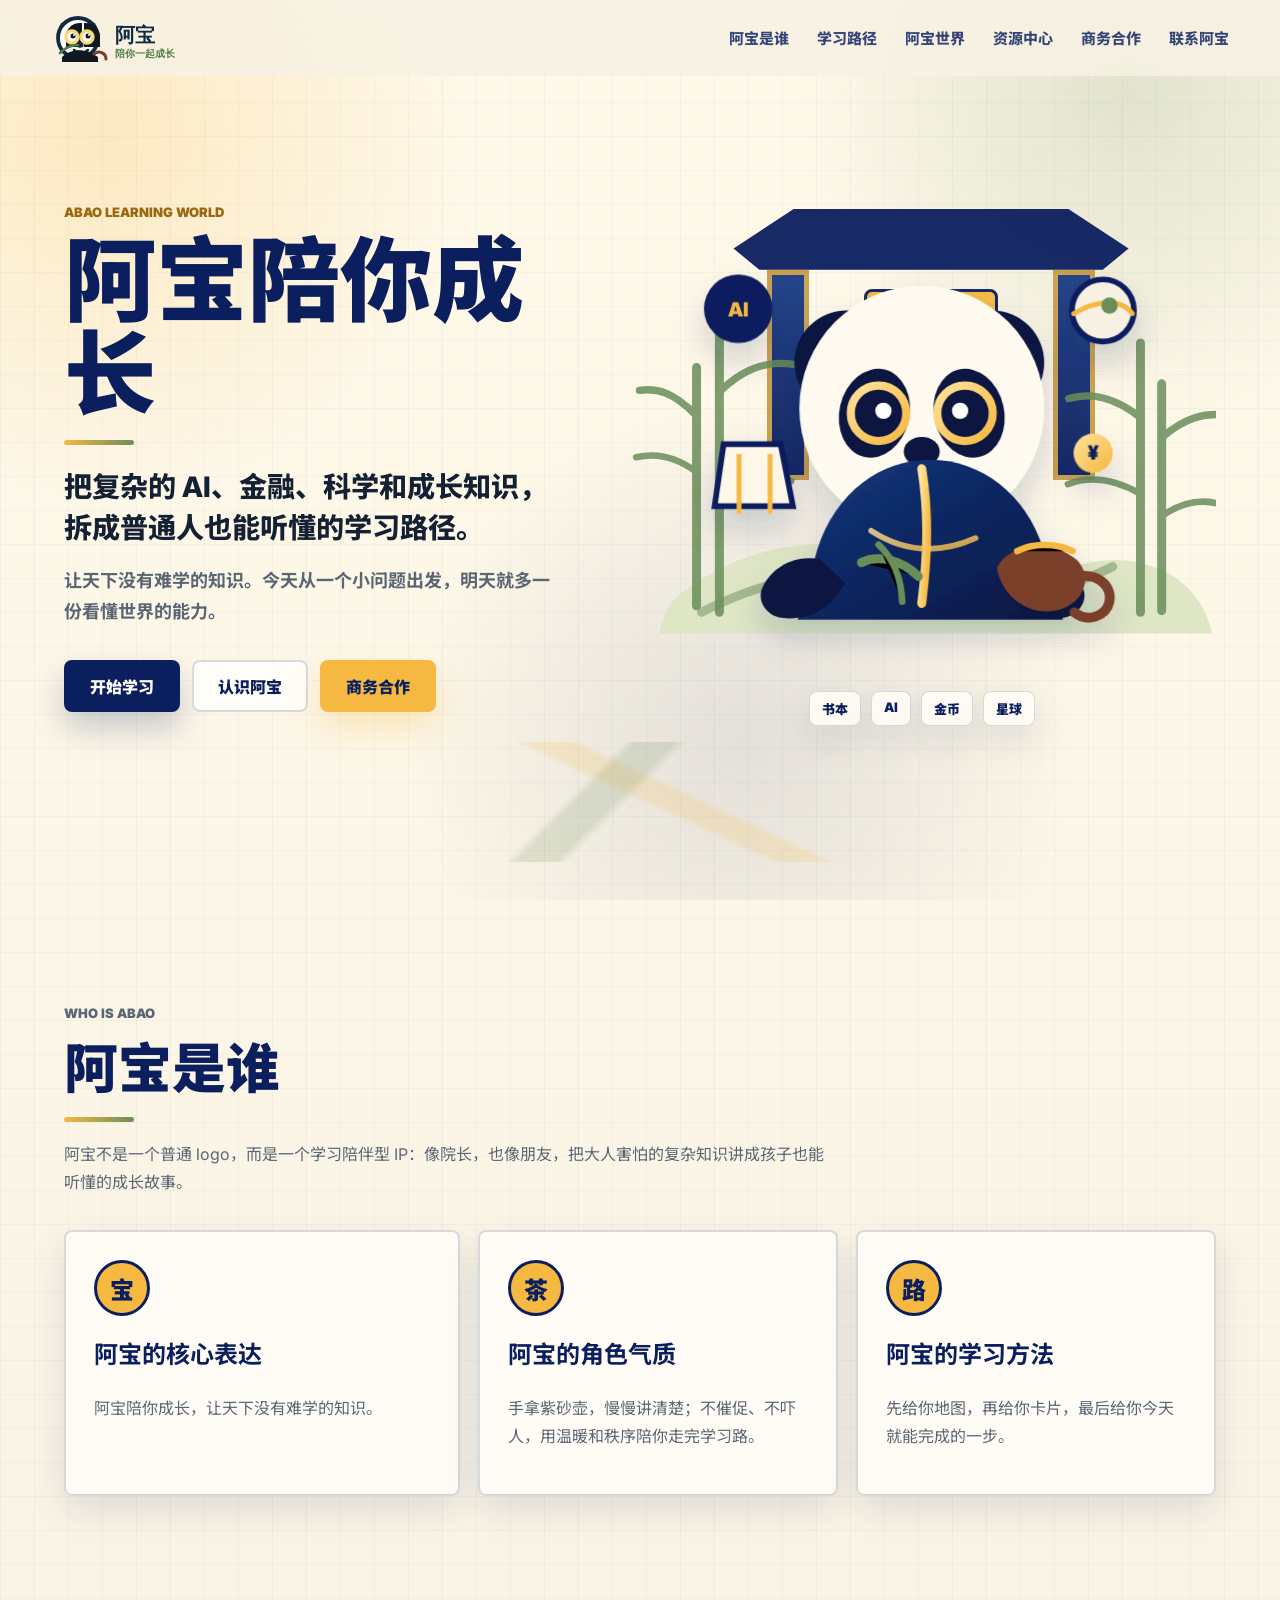
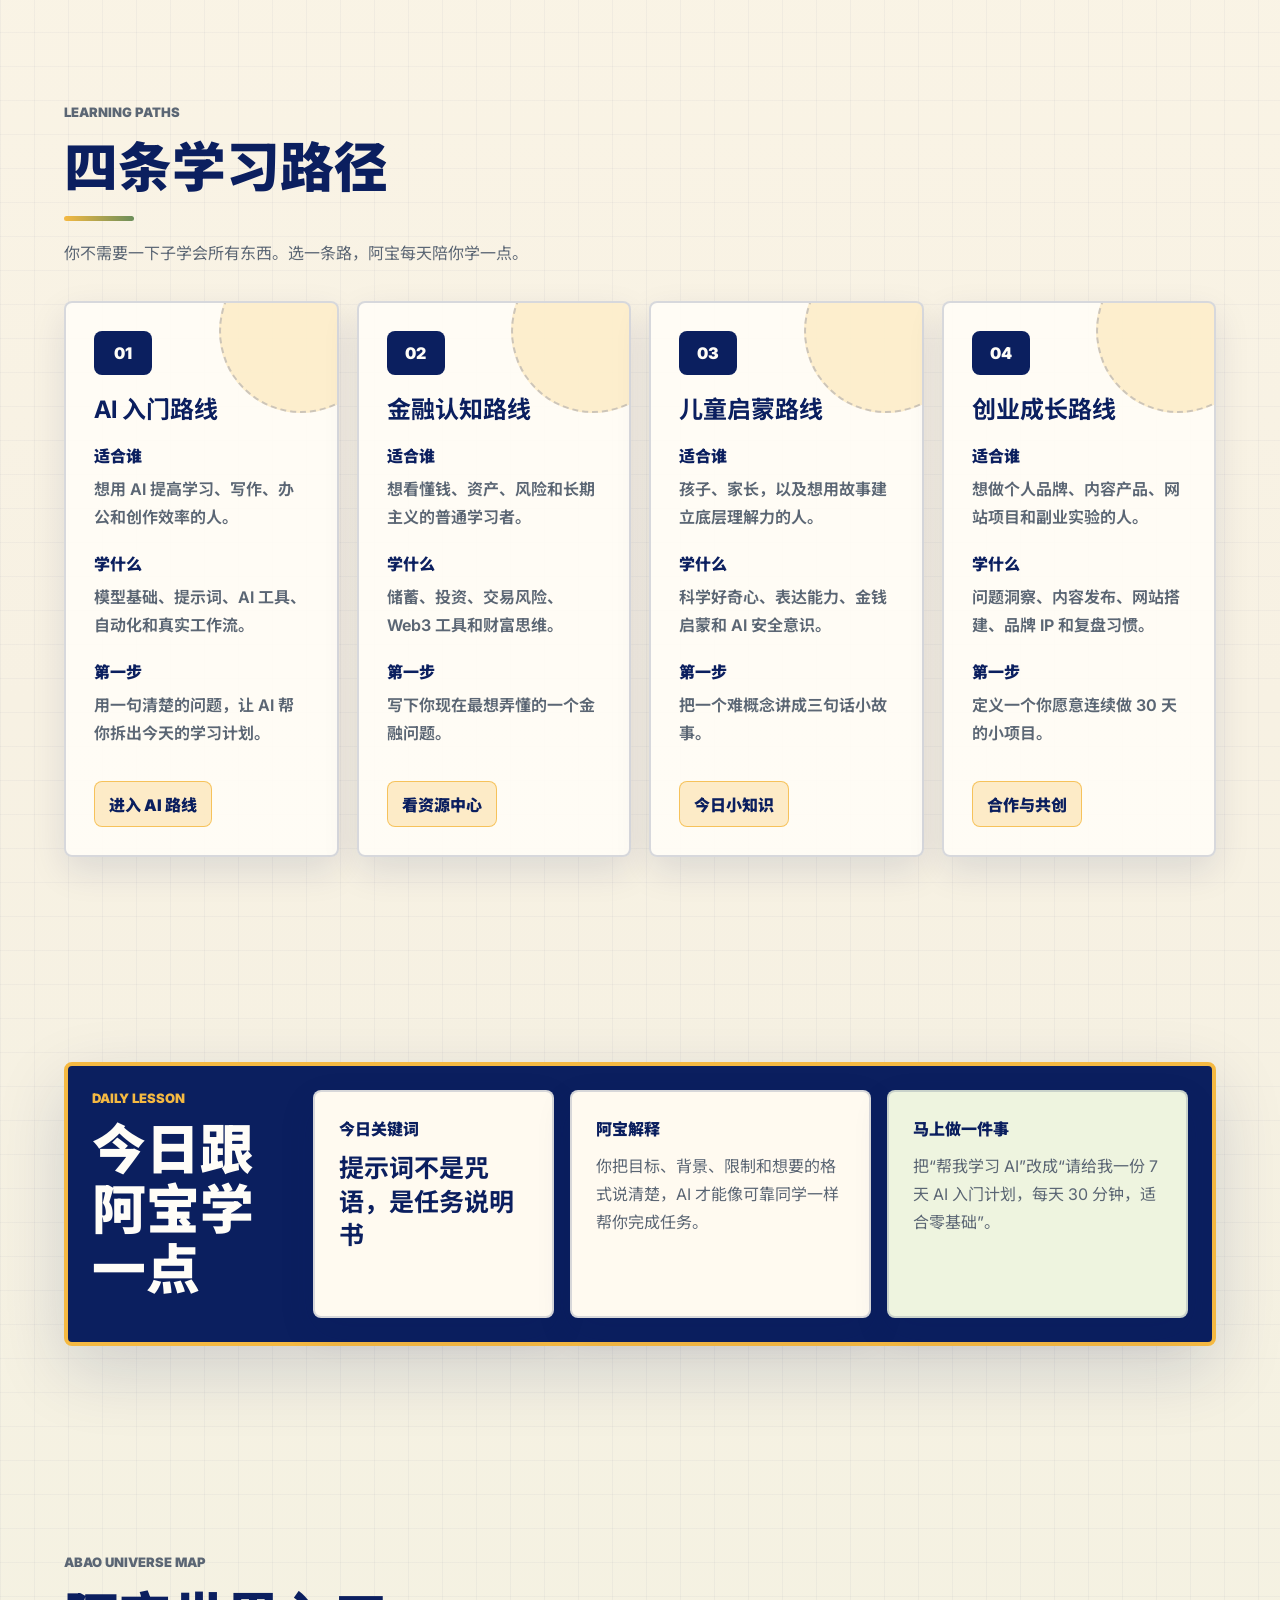
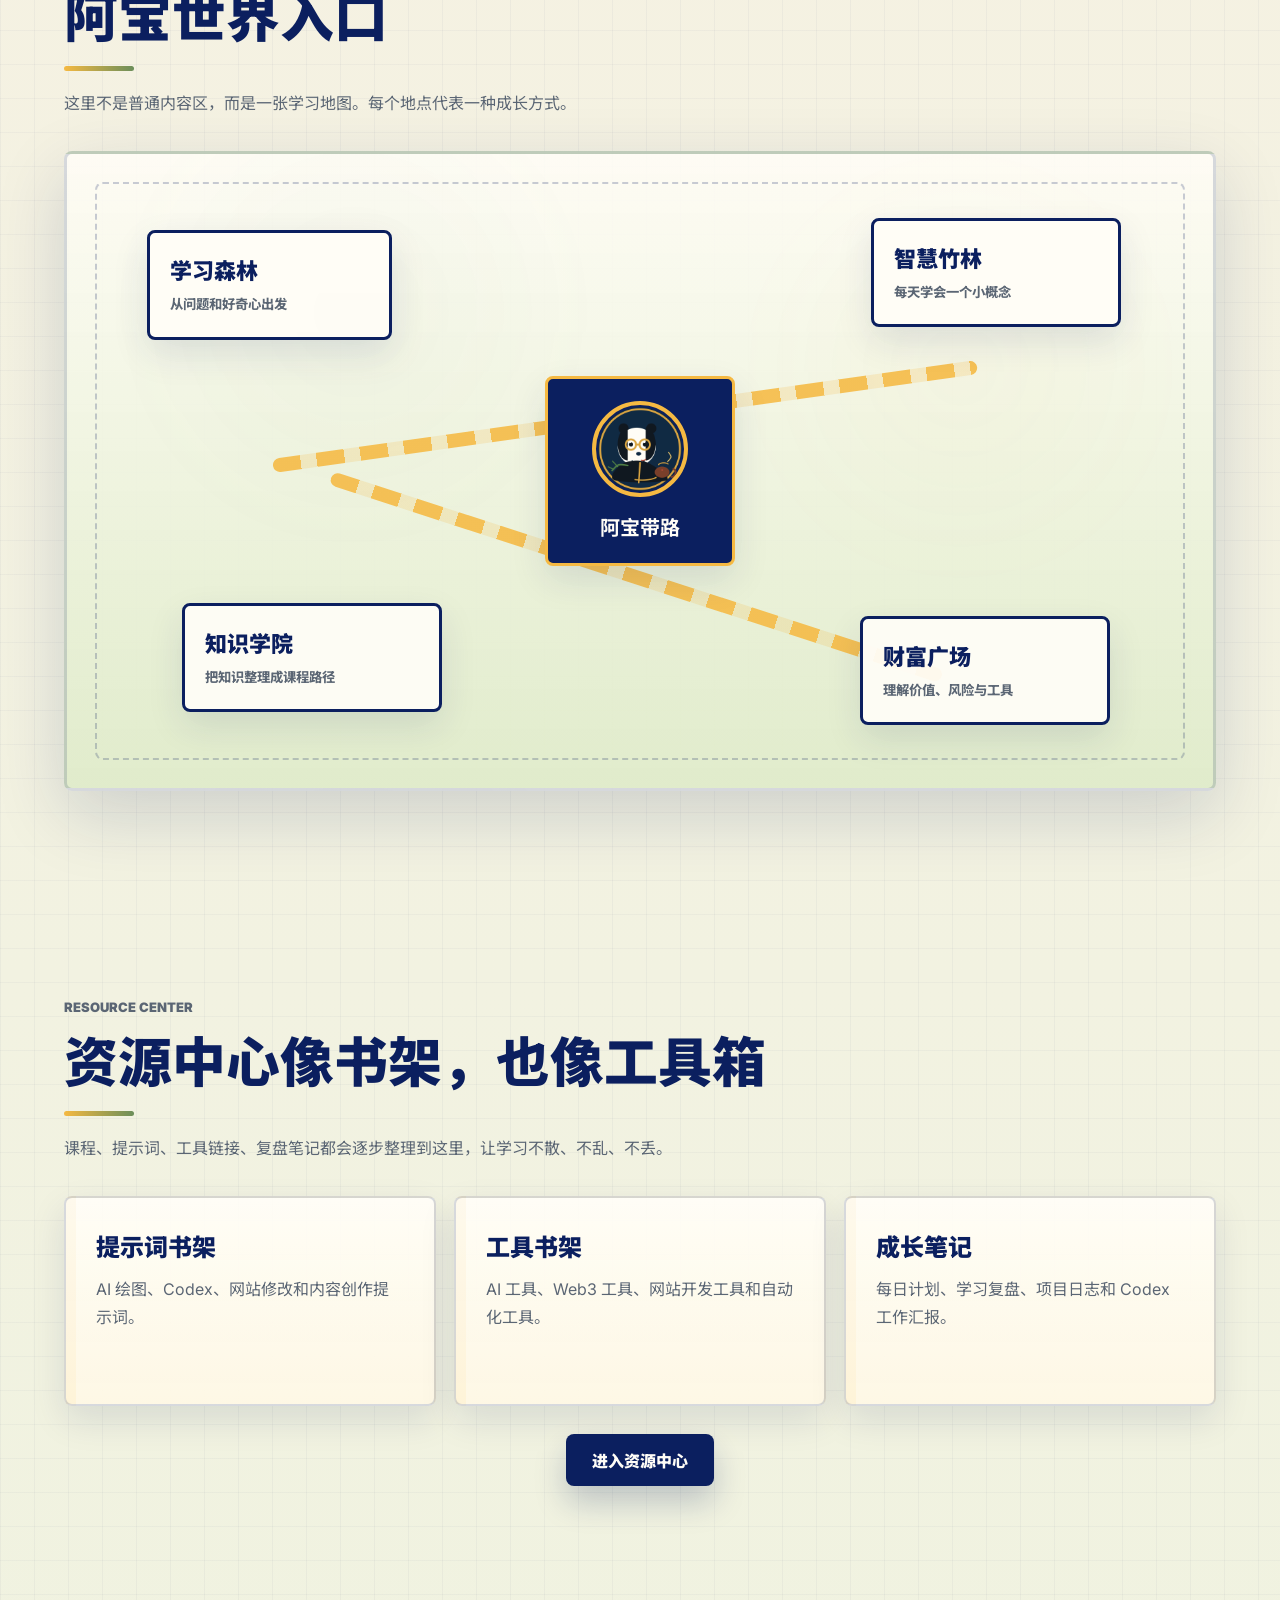
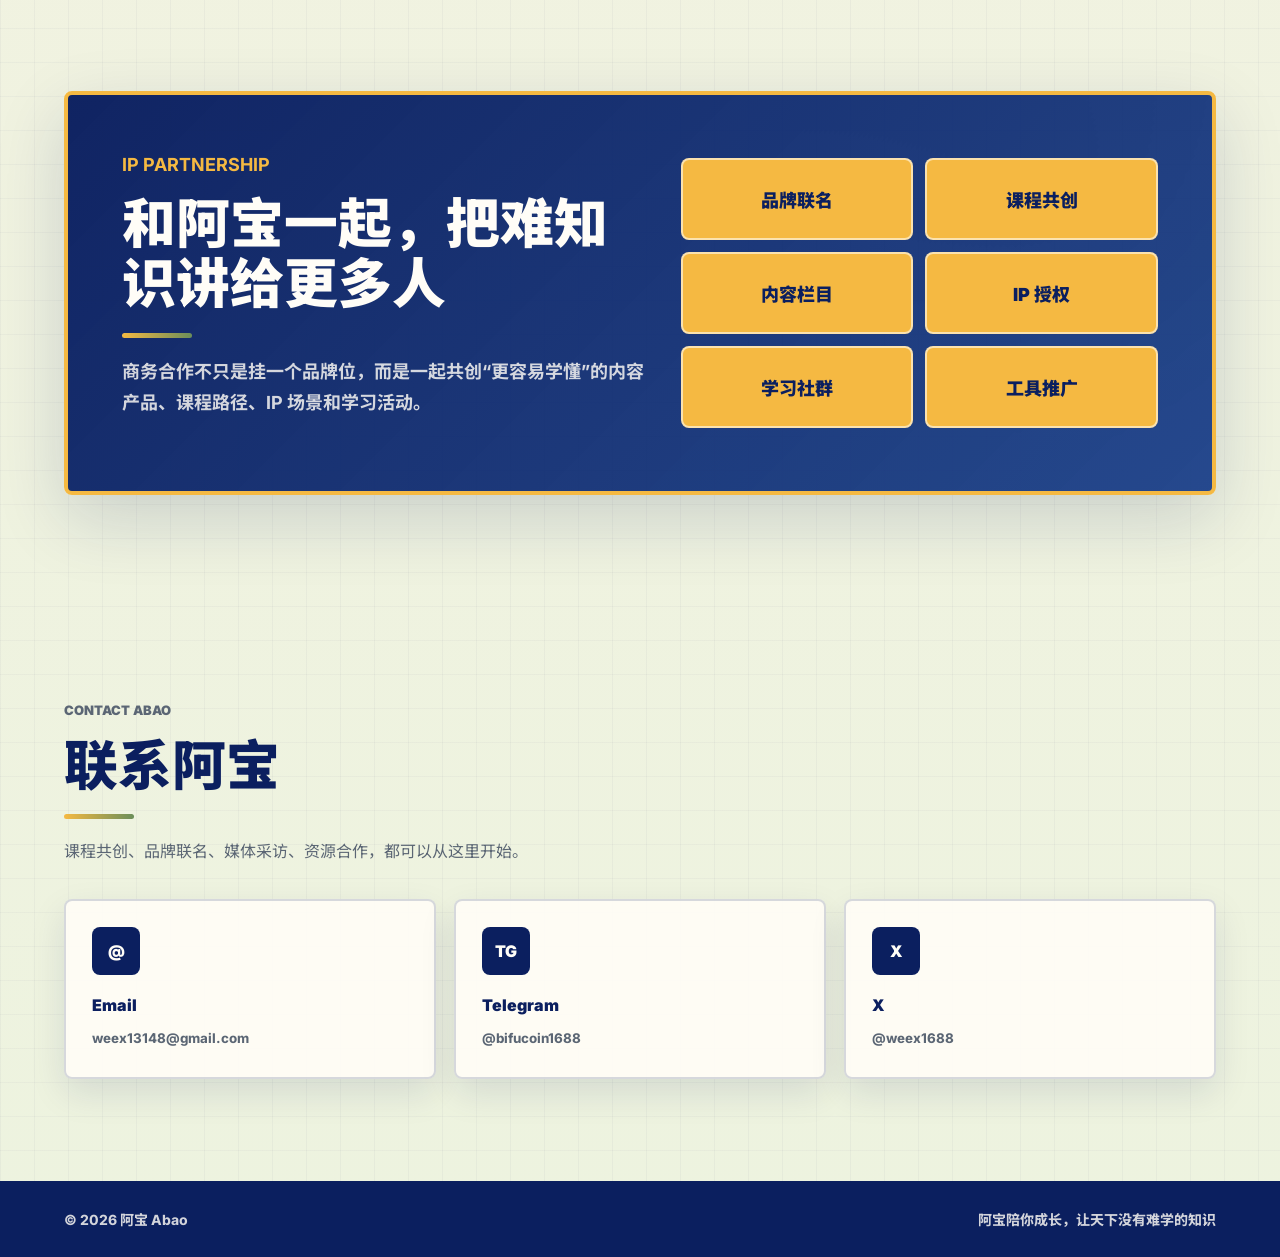
<file: index.html>
<!doctype html>
<html lang="zh-CN">
  <head>
    <meta charset="utf-8" />
    <meta name="viewport" content="width=device-width, initial-scale=1" />
    <title>阿宝陪你成长｜阿宝学习世界</title>
    <meta
      name="description"
      content="阿宝学习世界，把复杂的 AI、金融、科学和成长知识，拆成普通人也能听懂的学习路径。"
    />
    <meta name="theme-color" content="#0B1F5F" />
    <meta property="og:title" content="阿宝陪你成长｜阿宝学习世界" />
    <meta
      property="og:description"
      content="让天下没有难学的知识。和阿宝一起进入学习森林、智慧竹林、知识学院和财富广场。"
    />
    <meta property="og:type" content="website" />
    <meta property="og:image" content="assets/avatar-circle.png" />
    <link rel="icon" type="image/svg+xml" href="assets/favicon.svg" />
    <link rel="apple-touch-icon" href="assets/app-icon.png" />
    <link rel="preconnect" href="https://fonts.googleapis.com" />
    <link rel="preconnect" href="https://fonts.gstatic.com" crossorigin />
    <link
      href="https://fonts.googleapis.com/css2?family=Inter:wght@400;500;600;700;800;900&family=Noto+Sans+SC:wght@400;500;700;900&display=swap"
      rel="stylesheet"
    />
    <link rel="stylesheet" href="style.css" />
  </head>
  <body>
    <header class="site-header" data-header>
      <a class="brand" href="#top" aria-label="阿宝官网首页">
        <img class="brand-logo" src="assets/logo-nav.svg" alt="阿宝 Abao" width="184" height="48" />
      </a>

      <button class="menu-toggle" type="button" aria-label="打开菜单" aria-expanded="false" data-menu-toggle>
        <span></span>
        <span></span>
      </button>

      <nav class="site-nav" aria-label="主导航" data-nav>
        <a href="#who">阿宝是谁</a>
        <a href="#paths">学习路径</a>
        <a href="#world">阿宝世界</a>
        <a href="resources.html">资源中心</a>
        <a href="#business">商务合作</a>
        <a href="#contact">联系阿宝</a>
      </nav>
    </header>

    <main id="top">
      <section class="hero section" aria-labelledby="hero-title">
        <div class="hero-copy reveal">
          <p class="eyebrow">Abao Learning World</p>
          <h1 id="hero-title">阿宝陪你成长</h1>
          <p class="hero-subtitle">把复杂的 AI、金融、科学和成长知识，拆成普通人也能听懂的学习路径。</p>
          <p class="hero-promise">让天下没有难学的知识。今天从一个小问题出发，明天就多一份看懂世界的能力。</p>
          <div class="hero-actions" aria-label="首页操作">
            <a class="button button-primary" href="#paths">开始学习</a>
            <a class="button button-secondary" href="#who">认识阿宝</a>
            <a class="button button-gold" href="#business">商务合作</a>
          </div>
        </div>

        <div class="hero-scene reveal" aria-label="阿宝站在知识学院门口的学习世界插画">
          <div class="academy-gate" aria-hidden="true">
            <span class="gate-roof"></span>
            <span class="gate-left"></span>
            <span class="gate-right"></span>
            <span class="gate-title">知识学院</span>
          </div>
          <svg class="abao-scene" viewBox="0 0 720 620" role="img" aria-labelledby="sceneTitle sceneDesc">
            <title id="sceneTitle">阿宝学习世界入口</title>
            <desc id="sceneDesc">阿宝站在知识学院门口，手拿紫砂壶，身边有书本、AI 图标、金币、星球和竹林。</desc>
            <defs>
              <linearGradient id="robeBlue" x1="0" x2="1" y1="0" y2="1">
                <stop offset="0" stop-color="#15377f" />
                <stop offset="1" stop-color="#071641" />
              </linearGradient>
              <linearGradient id="goldFlow" x1="0" x2="1" y1="0" y2="1">
                <stop offset="0" stop-color="#ffe29b" />
                <stop offset="1" stop-color="#f5b942" />
              </linearGradient>
              <filter id="sceneShadow" x="-20%" y="-20%" width="140%" height="140%">
                <feDropShadow dx="0" dy="22" stdDeviation="20" flood-color="#0b1f5f" flood-opacity="0.18" />
              </filter>
            </defs>

            <path d="M53 508C111 454 195 426 292 440c77 12 124 44 199 35 55-7 99-35 163-7 32 14 54 42 62 78H38c4-17 10-32 15-38Z" fill="#dfe6c6" />
            <path d="M90 520c95-50 197-61 306-32 62 17 126 12 198-24" fill="none" stroke="#6b8e5a" stroke-width="11" stroke-linecap="round" opacity="0.5" />

            <g class="bamboo" opacity="0.86">
              <path d="M84 220v292M112 180v340M628 190v330M654 240v278" stroke="#6b8e5a" stroke-width="11" stroke-linecap="round" />
              <path d="M83 278c-28-28-47-33-69-30M112 250c29-29 58-39 91-34M629 282c-33-26-61-32-89-24M654 306c28-24 53-32 82-27" stroke="#6b8e5a" stroke-width="9" stroke-linecap="round" fill="none" />
              <path d="M84 348c-24-18-49-24-74-18M112 372c30-18 59-22 88-13M628 375c-31-18-60-23-89-12M654 402c25-17 49-22 73-14" stroke="#6b8e5a" stroke-width="8" stroke-linecap="round" fill="none" />
            </g>

            <g class="floating-symbols" filter="url(#sceneShadow)">
              <g transform="translate(135 148)">
                <circle r="42" fill="#0b1f5f" />
                <text x="0" y="9" text-anchor="middle" font-size="24" font-weight="900" fill="#f5b942">AI</text>
              </g>
              <g transform="translate(582 150)">
                <circle r="38" fill="#f7f1e3" stroke="#0b1f5f" stroke-width="7" />
                <path d="M-36 4c30-18 59-18 72 0" stroke="#f5b942" stroke-width="6" stroke-linecap="round" fill="none" />
                <circle cx="8" cy="-6" r="10" fill="#6b8e5a" />
              </g>
              <g transform="translate(570 325)">
                <circle r="24" fill="url(#goldFlow)" />
                <text x="0" y="8" text-anchor="middle" font-size="24" font-weight="900" fill="#0b1f5f">¥</text>
              </g>
              <g transform="translate(154 360)">
                <path d="M-48 30h96l-15-76h-70Z" fill="#fff8e8" stroke="#0b1f5f" stroke-width="7" />
                <path d="M-18-34v73M20-34v73" stroke="#f5b942" stroke-width="6" />
              </g>
            </g>

            <g class="abao-main" filter="url(#sceneShadow)">
              <circle cx="268" cy="214" r="64" fill="#071641" />
              <circle cx="446" cy="214" r="64" fill="#071641" />
              <circle cx="360" cy="270" r="150" fill="#fffaf0" />
              <ellipse cx="302" cy="276" rx="43" ry="55" fill="#071641" transform="rotate(13 302 276)" />
              <ellipse cx="418" cy="276" rx="43" ry="55" fill="#071641" transform="rotate(-13 418 276)" />
              <circle cx="307" cy="276" r="34" fill="none" stroke="url(#goldFlow)" stroke-width="10" />
              <circle cx="413" cy="276" r="34" fill="none" stroke="url(#goldFlow)" stroke-width="10" />
              <path d="M342 276h36" stroke="url(#goldFlow)" stroke-width="9" stroke-linecap="round" />
              <circle cx="313" cy="273" r="10" fill="#fff" />
              <circle cx="407" cy="273" r="10" fill="#fff" />
              <ellipse cx="360" cy="323" rx="22" ry="18" fill="#071641" />
              <path d="M329 356c18 18 44 18 62 0" fill="none" stroke="#071641" stroke-width="11" stroke-linecap="round" />
              <path d="M232 443c22-70 78-110 138-110 62 0 118 42 139 110l24 86H208Z" fill="url(#robeBlue)" />
              <path d="M360 344c8 48 8 103 0 165" stroke="url(#goldFlow)" stroke-width="11" stroke-linecap="round" />
              <path d="M298 420c40 26 83 29 128 9" fill="none" stroke="url(#goldFlow)" stroke-width="7" stroke-linecap="round" opacity="0.82" />
              <path d="M235 455c-30-6-58 9-70 34-8 17 5 36 25 38 34 3 61-14 76-43" fill="#071641" />
              <path d="M486 455c31-7 59 8 71 34 8 17-5 36-25 38-34 3-61-14-76-43" fill="#071641" />
              <path d="M452 466c14-32 69-35 97-11 18 16 14 46-11 58-35 17-78-4-86-47Z" fill="#7a3f2a" />
              <path d="M477 445c19-10 48-10 68 0" stroke="#f5b942" stroke-width="8" stroke-linecap="round" />
              <path d="M547 477c27-7 47 10 43 30-4 18-27 26-43 13" fill="none" stroke="#7a3f2a" stroke-width="12" stroke-linecap="round" />
              <path d="M286 459c20-10 49-4 70 17" stroke="#6b8e5a" stroke-width="11" stroke-linecap="round" />
              <path d="M307 437c19 18 28 42 29 70" stroke="#6b8e5a" stroke-width="8" stroke-linecap="round" />
            </g>
          </svg>
          <div class="scene-labels" aria-hidden="true">
            <span>书本</span>
            <span>AI</span>
            <span>金币</span>
            <span>星球</span>
          </div>
        </div>
      </section>

      <section class="section who" id="who">
        <div class="section-heading reveal">
          <p class="eyebrow">Who Is Abao</p>
          <h2>阿宝是谁</h2>
          <p>阿宝不是一个普通 logo，而是一个学习陪伴型 IP：像院长，也像朋友，把大人害怕的复杂知识讲成孩子也能听懂的成长故事。</p>
        </div>
        <div class="identity-layout">
          <article class="identity-card reveal">
            <span class="seal">宝</span>
            <h3>阿宝的核心表达</h3>
            <p>阿宝陪你成长，让天下没有难学的知识。</p>
          </article>
          <article class="identity-card reveal">
            <span class="seal">茶</span>
            <h3>阿宝的角色气质</h3>
            <p>手拿紫砂壶，慢慢讲清楚；不催促、不吓人，用温暖和秩序陪你走完学习路。</p>
          </article>
          <article class="identity-card reveal">
            <span class="seal">路</span>
            <h3>阿宝的学习方法</h3>
            <p>先给你地图，再给你卡片，最后给你今天就能完成的一步。</p>
          </article>
        </div>
      </section>

      <section class="section paths" id="paths">
        <div class="section-heading reveal">
          <p class="eyebrow">Learning Paths</p>
          <h2>四条学习路径</h2>
          <p>你不需要一下子学会所有东西。选一条路，阿宝每天陪你学一点。</p>
        </div>
        <div class="path-grid">
          <article class="path-card reveal">
            <div class="path-number">01</div>
            <h3>AI 入门路线</h3>
            <dl>
              <dt>适合谁</dt>
              <dd>想用 AI 提高学习、写作、办公和创作效率的人。</dd>
              <dt>学什么</dt>
              <dd>模型基础、提示词、AI 工具、自动化和真实工作流。</dd>
              <dt>第一步</dt>
              <dd>用一句清楚的问题，让 AI 帮你拆出今天的学习计划。</dd>
            </dl>
            <a href="ai.html">进入 AI 路线</a>
          </article>
          <article class="path-card reveal">
            <div class="path-number">02</div>
            <h3>金融认知路线</h3>
            <dl>
              <dt>适合谁</dt>
              <dd>想看懂钱、资产、风险和长期主义的普通学习者。</dd>
              <dt>学什么</dt>
              <dd>储蓄、投资、交易风险、Web3 工具和财富思维。</dd>
              <dt>第一步</dt>
              <dd>写下你现在最想弄懂的一个金融问题。</dd>
            </dl>
            <a href="resources.html">看资源中心</a>
          </article>
          <article class="path-card reveal">
            <div class="path-number">03</div>
            <h3>儿童启蒙路线</h3>
            <dl>
              <dt>适合谁</dt>
              <dd>孩子、家长，以及想用故事建立底层理解力的人。</dd>
              <dt>学什么</dt>
              <dd>科学好奇心、表达能力、金钱启蒙和 AI 安全意识。</dd>
              <dt>第一步</dt>
              <dd>把一个难概念讲成三句话小故事。</dd>
            </dl>
            <a href="#today">今日小知识</a>
          </article>
          <article class="path-card reveal">
            <div class="path-number">04</div>
            <h3>创业成长路线</h3>
            <dl>
              <dt>适合谁</dt>
              <dd>想做个人品牌、内容产品、网站项目和副业实验的人。</dd>
              <dt>学什么</dt>
              <dd>问题洞察、内容发布、网站搭建、品牌 IP 和复盘习惯。</dd>
              <dt>第一步</dt>
              <dd>定义一个你愿意连续做 30 天的小项目。</dd>
            </dl>
            <a href="#business">合作与共创</a>
          </article>
        </div>
      </section>

      <section class="section today" id="today">
        <div class="daily-board reveal">
          <div class="daily-title">
            <p class="eyebrow">Daily Lesson</p>
            <h2>今日跟阿宝学一点</h2>
          </div>
          <div class="daily-card">
            <span>今日关键词</span>
            <strong>提示词不是咒语，是任务说明书</strong>
          </div>
          <div class="daily-card">
            <span>阿宝解释</span>
            <p>你把目标、背景、限制和想要的格式说清楚，AI 才能像可靠同学一样帮你完成任务。</p>
          </div>
          <div class="daily-card action-card">
            <span>马上做一件事</span>
            <p>把“帮我学习 AI”改成“请给我一份 7 天 AI 入门计划，每天 30 分钟，适合零基础”。</p>
          </div>
        </div>
      </section>

      <section class="section world" id="world">
        <div class="section-heading reveal">
          <p class="eyebrow">Abao Universe Map</p>
          <h2>阿宝世界入口</h2>
          <p>这里不是普通内容区，而是一张学习地图。每个地点代表一种成长方式。</p>
        </div>
        <div class="world-map reveal" aria-label="阿宝学习世界地图">
          <div class="map-path path-a"></div>
          <div class="map-path path-b"></div>
          <a class="map-place forest" href="#paths">
            <span>学习森林</span>
            <small>从问题和好奇心出发</small>
          </a>
          <a class="map-place bamboo-place" href="#today">
            <span>智慧竹林</span>
            <small>每天学会一个小概念</small>
          </a>
          <a class="map-place academy-place" href="#paths">
            <span>知识学院</span>
            <small>把知识整理成课程路径</small>
          </a>
          <a class="map-place wealth-place" href="resources.html">
            <span>财富广场</span>
            <small>理解价值、风险与工具</small>
          </a>
          <div class="map-center">
            <img src="assets/avatar-circle.png" alt="阿宝头像" />
            <strong>阿宝带路</strong>
          </div>
        </div>
      </section>

      <section class="section resources" id="resources-preview">
        <div class="section-heading reveal">
          <p class="eyebrow">Resource Center</p>
          <h2>资源中心像书架，也像工具箱</h2>
          <p>课程、提示词、工具链接、复盘笔记都会逐步整理到这里，让学习不散、不乱、不丢。</p>
        </div>
        <div class="resource-shelves">
          <article class="shelf-card reveal">
            <span>提示词书架</span>
            <p>AI 绘图、Codex、网站修改和内容创作提示词。</p>
          </article>
          <article class="shelf-card reveal">
            <span>工具书架</span>
            <p>AI 工具、Web3 工具、网站开发工具和自动化工具。</p>
          </article>
          <article class="shelf-card reveal">
            <span>成长笔记</span>
            <p>每日计划、学习复盘、项目日志和 Codex 工作汇报。</p>
          </article>
        </div>
        <div class="section-cta reveal">
          <a class="button button-primary" href="resources.html">进入资源中心</a>
        </div>
      </section>

      <section class="section business" id="business">
        <div class="business-stage reveal">
          <div class="business-copy">
            <p class="eyebrow">IP Partnership</p>
            <h2>和阿宝一起，把难知识讲给更多人</h2>
            <p>商务合作不只是挂一个品牌位，而是一起共创“更容易学懂”的内容产品、课程路径、IP 场景和学习活动。</p>
          </div>
          <div class="partner-tickets" aria-label="合作类型">
            <span>品牌联名</span>
            <span>课程共创</span>
            <span>内容栏目</span>
            <span>IP 授权</span>
            <span>学习社群</span>
            <span>工具推广</span>
          </div>
        </div>
      </section>

      <section class="section contact" id="contact">
        <div class="section-heading reveal">
          <p class="eyebrow">Contact Abao</p>
          <h2>联系阿宝</h2>
          <p>课程共创、品牌联名、媒体采访、资源合作，都可以从这里开始。</p>
        </div>
        <div class="contact-panel reveal">
          <a class="contact-card" href="mailto:weex13148@gmail.com">
            <span class="contact-icon">@</span>
            <strong>Email</strong>
            <small>weex13148@gmail.com</small>
          </a>
          <a class="contact-card" href="#" data-link="telegram" target="_blank" rel="noopener noreferrer">
            <span class="contact-icon">TG</span>
            <strong>Telegram</strong>
            <small>@bifucoin1688</small>
          </a>
          <a class="contact-card" href="#" data-link="twitter" target="_blank" rel="noopener noreferrer">
            <span class="contact-icon">X</span>
            <strong>X</strong>
            <small>@weex1688</small>
          </a>
        </div>
      </section>
    </main>

    <footer class="site-footer">
      <span>© 2026 阿宝 Abao</span>
      <span>阿宝陪你成长，让天下没有难学的知识</span>
    </footer>

    <script src="links.js"></script>
    <script src="script.js"></script>
  </body>
</html>
</file>
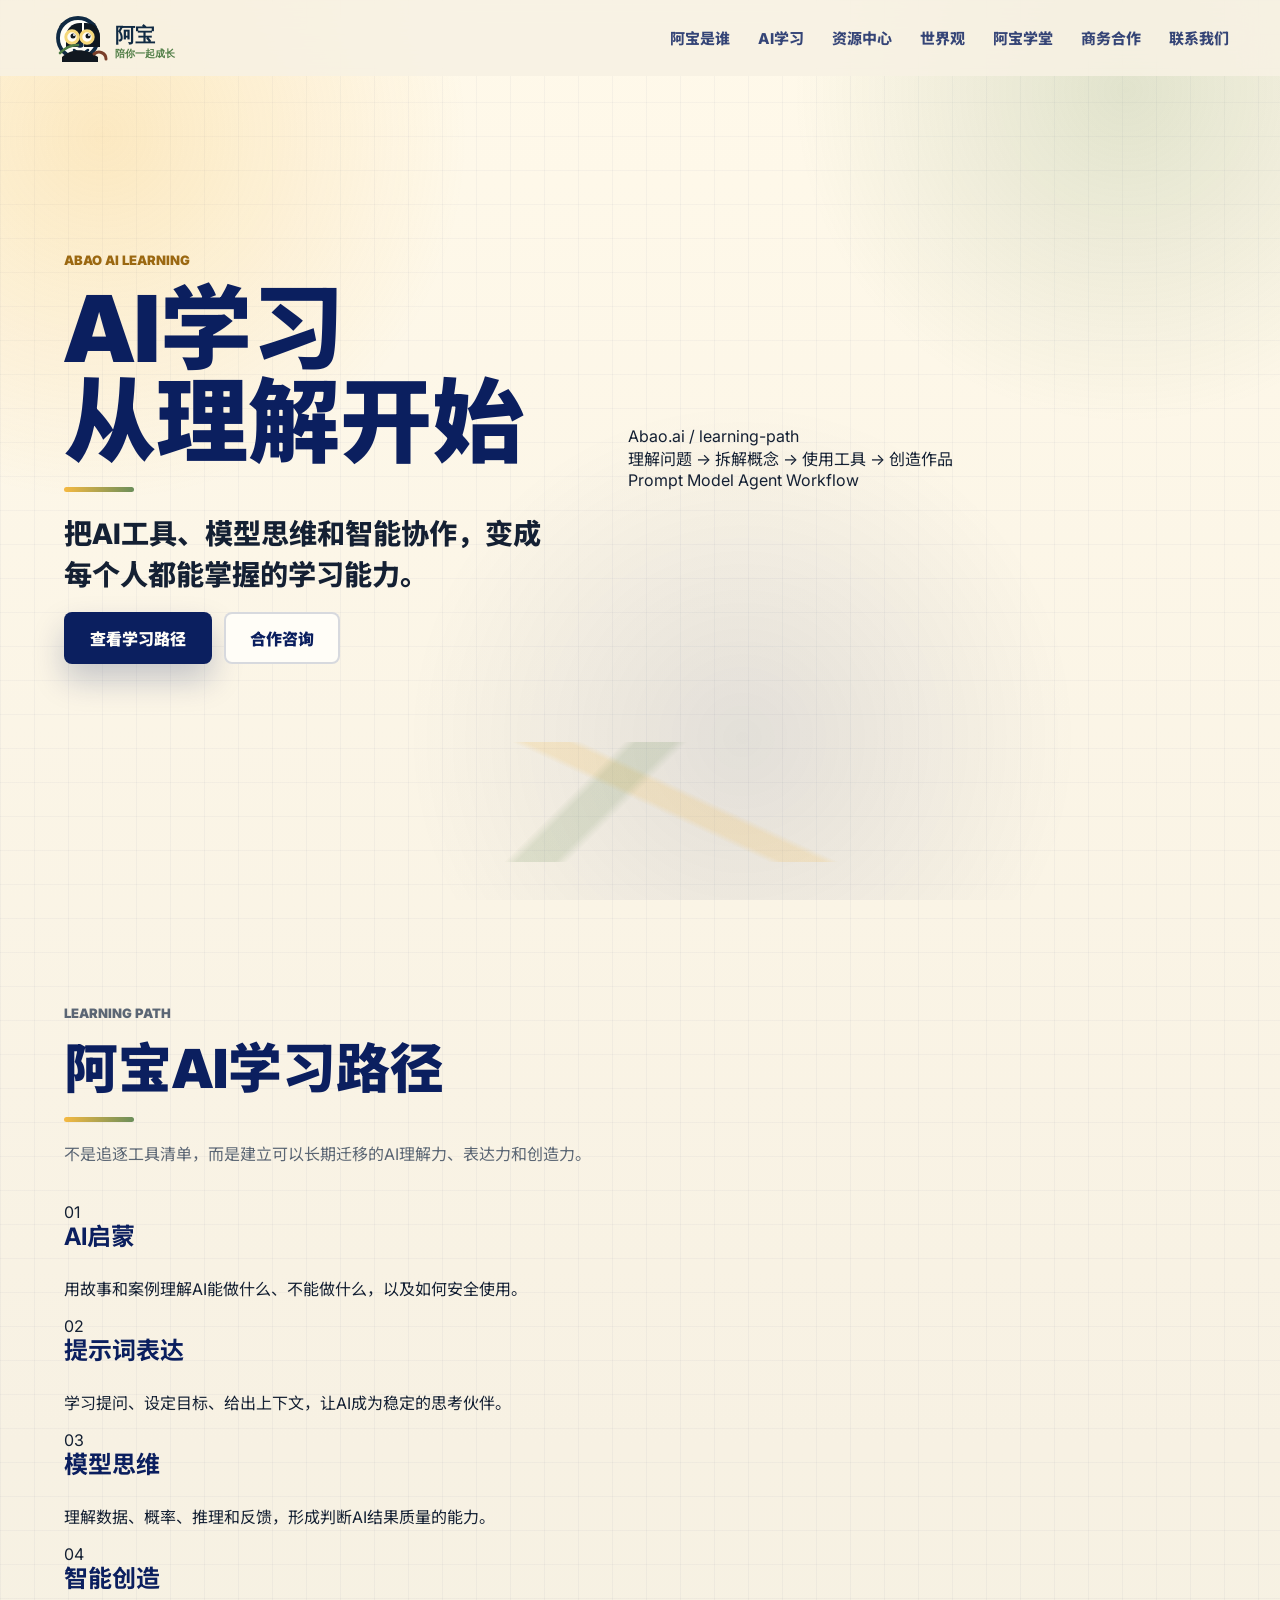
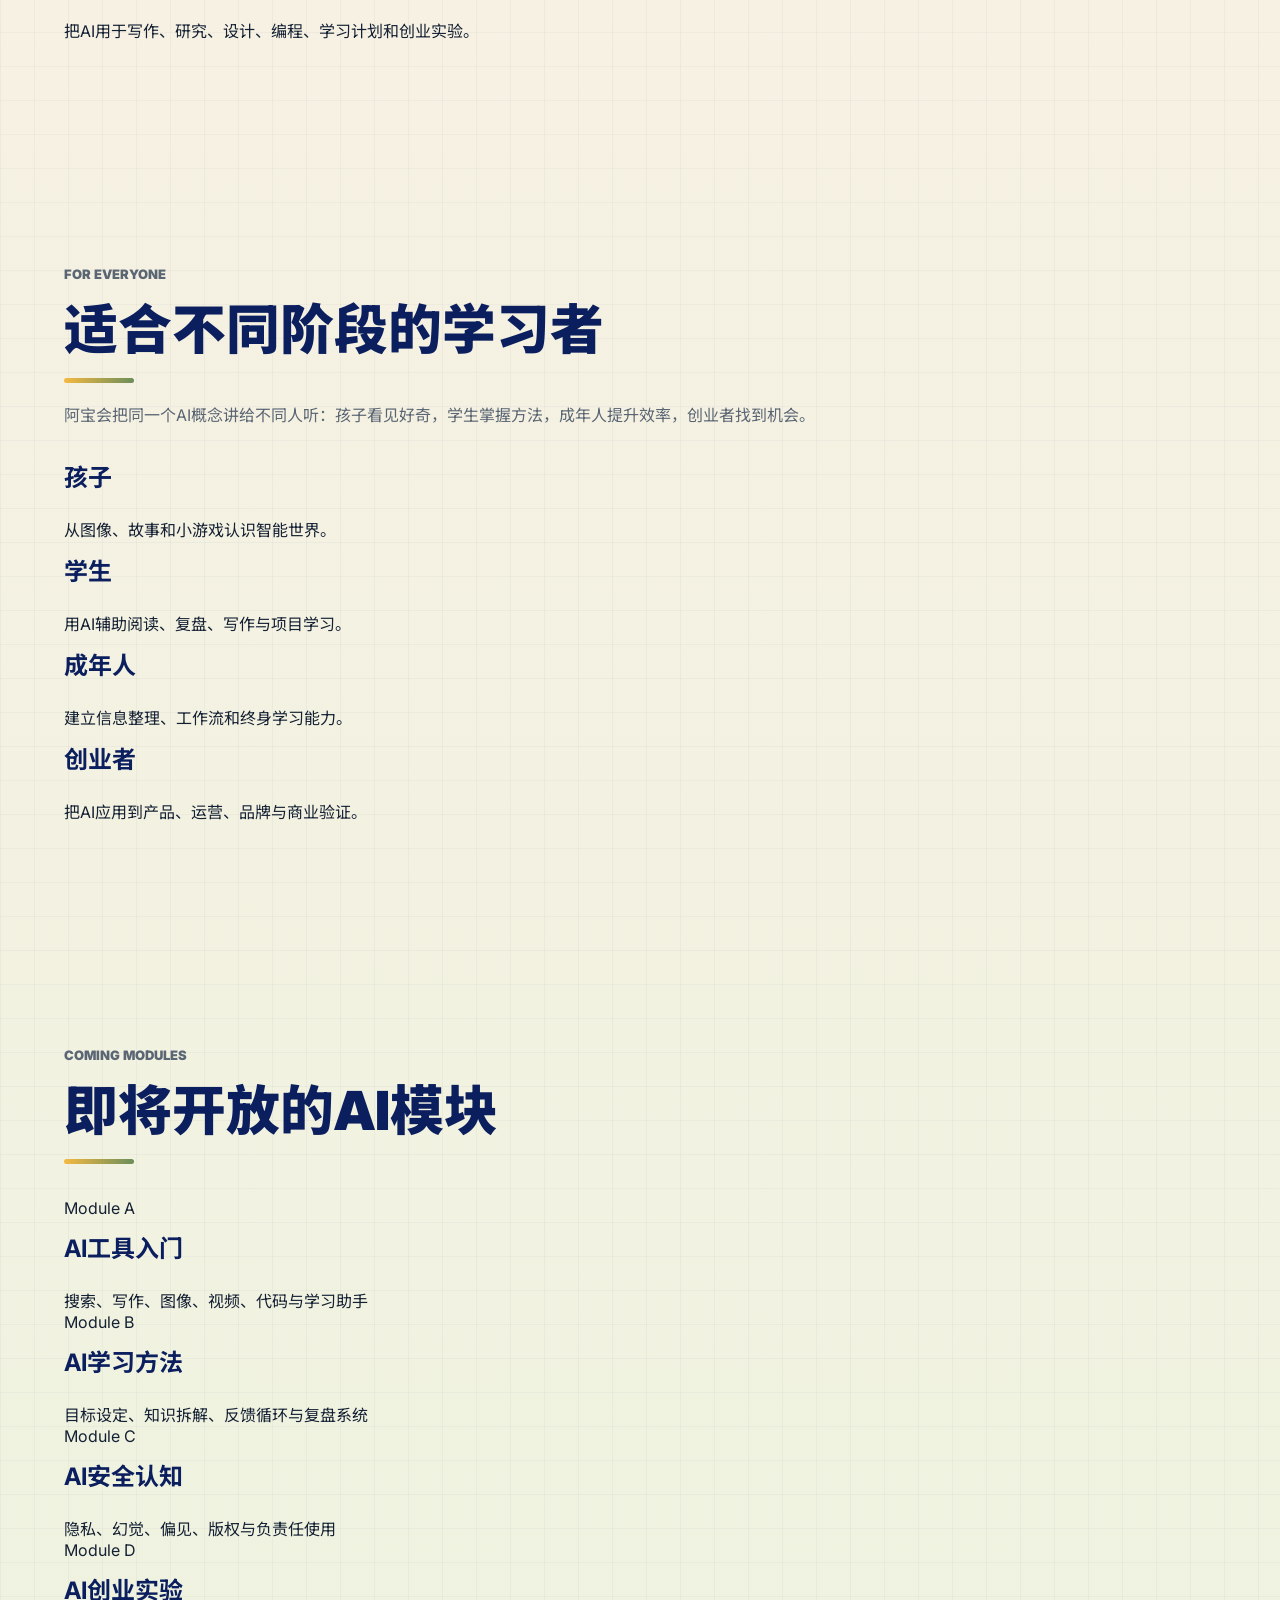
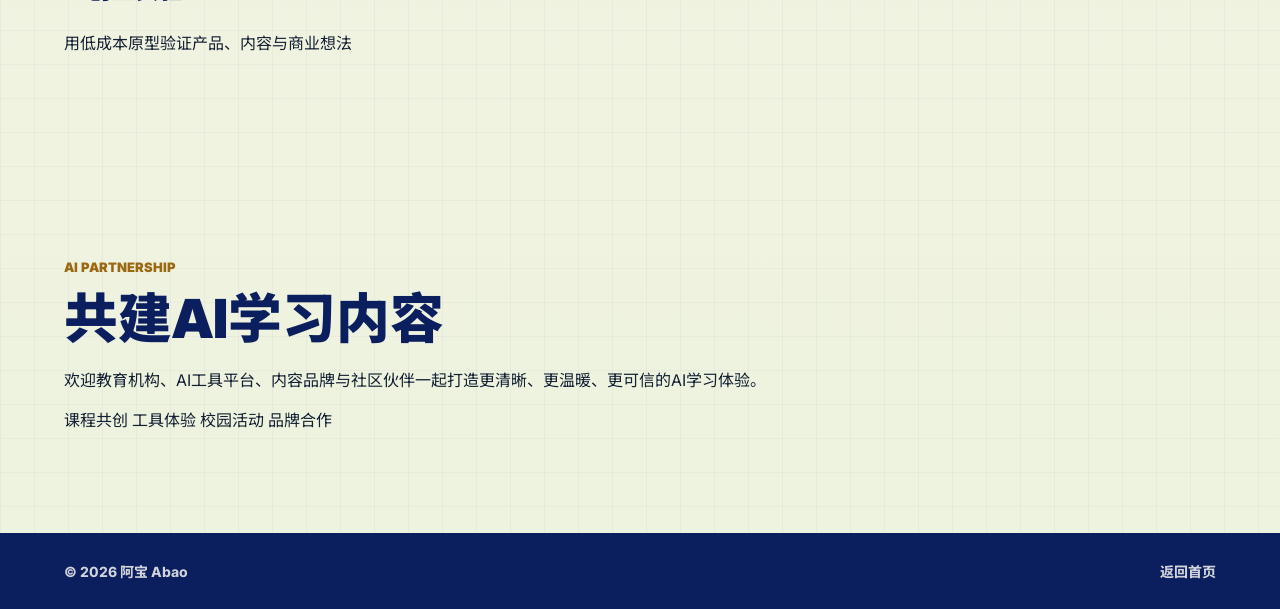
<file: ai.html>
<!doctype html>
<html lang="zh-CN">
  <head>
    <meta charset="utf-8" />
    <meta name="viewport" content="width=device-width, initial-scale=1" />
    <title>AI学习｜阿宝</title>
    <meta
      name="description"
      content="阿宝AI学习频道帮助孩子、学生、成年人和创业者理解AI工具、模型思维与智能时代的学习方法。"
    />
    <meta name="theme-color" content="#102A43" />
    <meta property="og:title" content="AI学习｜阿宝" />
    <meta
      property="og:description"
      content="阿宝AI学习频道帮助更多人用温暖、清晰、可实践的方式进入AI时代。"
    />
    <meta property="og:type" content="website" />
    <meta property="og:image" content="assets/avatar-circle.svg" />
    <link rel="icon" type="image/svg+xml" href="assets/favicon.svg" />
    <link rel="apple-touch-icon" href="assets/app-icon.svg" />
    <link rel="preconnect" href="https://fonts.googleapis.com" />
    <link rel="preconnect" href="https://fonts.gstatic.com" crossorigin />
    <link
      href="https://fonts.googleapis.com/css2?family=Inter:wght@400;500;600;700;800&family=Noto+Sans+SC:wght@400;500;700;900&display=swap"
      rel="stylesheet"
    />
    <link rel="stylesheet" href="style.css" />
  </head>
  <body>
    <header class="site-header" data-header>
      <a class="brand" href="index.html" aria-label="返回阿宝首页">
        <img class="brand-logo" src="assets/logo-nav.svg" alt="阿宝 Abao" width="184" height="48" />
      </a>

      <button class="menu-toggle" type="button" aria-label="打开菜单" aria-expanded="false" data-menu-toggle>
        <span></span>
        <span></span>
      </button>

      <nav class="site-nav" aria-label="主导航" data-nav>
        <a href="index.html#who">阿宝是谁</a>
        <a href="ai.html" aria-current="page">AI学习</a>
        <a href="resources.html">资源中心</a>
        <a href="index.html#world">世界观</a>
        <a href="index.html#academy">阿宝学堂</a>
        <a href="index.html#business">商务合作</a>
        <a href="index.html#contact">联系我们</a>
      </nav>
    </header>

    <main id="top">
      <section class="hero section ai-hero">
        <div class="hero-copy reveal">
          <p class="eyebrow">Abao AI Learning</p>
          <h1>AI学习<br />从理解开始</h1>
          <p class="hero-subtitle">把AI工具、模型思维和智能协作，变成每个人都能掌握的学习能力。</p>
          <div class="hero-actions">
            <a class="button button-primary" href="#path">查看学习路径</a>
            <a class="button button-secondary" href="index.html#business">合作咨询</a>
          </div>
        </div>

        <div class="ai-visual reveal" aria-label="AI学习频道视觉">
          <div class="ai-console">
            <div class="console-bar">
              <span></span>
              <span></span>
              <span></span>
            </div>
            <div class="console-line strong">Abao.ai / learning-path</div>
            <div class="console-line">理解问题 → 拆解概念 → 使用工具 → 创造作品</div>
            <div class="console-grid">
              <span>Prompt</span>
              <span>Model</span>
              <span>Agent</span>
              <span>Workflow</span>
            </div>
          </div>
        </div>
      </section>

      <section class="section intro" id="path">
        <div class="section-heading reveal">
          <p class="eyebrow">Learning Path</p>
          <h2>阿宝AI学习路径</h2>
          <p>不是追逐工具清单，而是建立可以长期迁移的AI理解力、表达力和创造力。</p>
        </div>
        <div class="card-grid four">
          <article class="feature-card reveal">
            <span class="card-icon">01</span>
            <h3>AI启蒙</h3>
            <p>用故事和案例理解AI能做什么、不能做什么，以及如何安全使用。</p>
          </article>
          <article class="feature-card reveal">
            <span class="card-icon">02</span>
            <h3>提示词表达</h3>
            <p>学习提问、设定目标、给出上下文，让AI成为稳定的思考伙伴。</p>
          </article>
          <article class="feature-card reveal">
            <span class="card-icon">03</span>
            <h3>模型思维</h3>
            <p>理解数据、概率、推理和反馈，形成判断AI结果质量的能力。</p>
          </article>
          <article class="feature-card reveal">
            <span class="card-icon">04</span>
            <h3>智能创造</h3>
            <p>把AI用于写作、研究、设计、编程、学习计划和创业实验。</p>
          </article>
        </div>
      </section>

      <section class="section world">
        <div class="section-heading reveal">
          <p class="eyebrow">For Everyone</p>
          <h2>适合不同阶段的学习者</h2>
          <p>阿宝会把同一个AI概念讲给不同人听：孩子看见好奇，学生掌握方法，成年人提升效率，创业者找到机会。</p>
        </div>
        <div class="audience-grid">
          <article class="audience-card reveal">
            <h3>孩子</h3>
            <p>从图像、故事和小游戏认识智能世界。</p>
          </article>
          <article class="audience-card reveal">
            <h3>学生</h3>
            <p>用AI辅助阅读、复盘、写作与项目学习。</p>
          </article>
          <article class="audience-card reveal">
            <h3>成年人</h3>
            <p>建立信息整理、工作流和终身学习能力。</p>
          </article>
          <article class="audience-card reveal">
            <h3>创业者</h3>
            <p>把AI应用到产品、运营、品牌与商业验证。</p>
          </article>
        </div>
      </section>

      <section class="section academy">
        <div class="section-heading reveal">
          <p class="eyebrow">Coming Modules</p>
          <h2>即将开放的AI模块</h2>
        </div>
        <div class="course-grid">
          <article class="course-card reveal">
            <p>Module A</p>
            <h3>AI工具入门</h3>
            <span>搜索、写作、图像、视频、代码与学习助手</span>
          </article>
          <article class="course-card reveal">
            <p>Module B</p>
            <h3>AI学习方法</h3>
            <span>目标设定、知识拆解、反馈循环与复盘系统</span>
          </article>
          <article class="course-card reveal">
            <p>Module C</p>
            <h3>AI安全认知</h3>
            <span>隐私、幻觉、偏见、版权与负责任使用</span>
          </article>
          <article class="course-card reveal">
            <p>Module D</p>
            <h3>AI创业实验</h3>
            <span>用低成本原型验证产品、内容与商业想法</span>
          </article>
        </div>
      </section>

      <section class="section business">
        <div class="business-panel reveal">
          <div>
            <p class="eyebrow">AI Partnership</p>
            <h2>共建AI学习内容</h2>
            <p>欢迎教育机构、AI工具平台、内容品牌与社区伙伴一起打造更清晰、更温暖、更可信的AI学习体验。</p>
          </div>
          <div class="partner-grid" aria-label="AI学习合作方式">
            <span>课程共创</span>
            <span>工具体验</span>
            <span>校园活动</span>
            <span>品牌合作</span>
          </div>
        </div>
      </section>
    </main>

    <footer class="site-footer">
      <span>© 2026 阿宝 Abao</span>
      <span><a href="index.html">返回首页</a></span>
    </footer>

    <script src="links.js"></script>
    <script src="script.js"></script>
  </body>
</html>
</file>
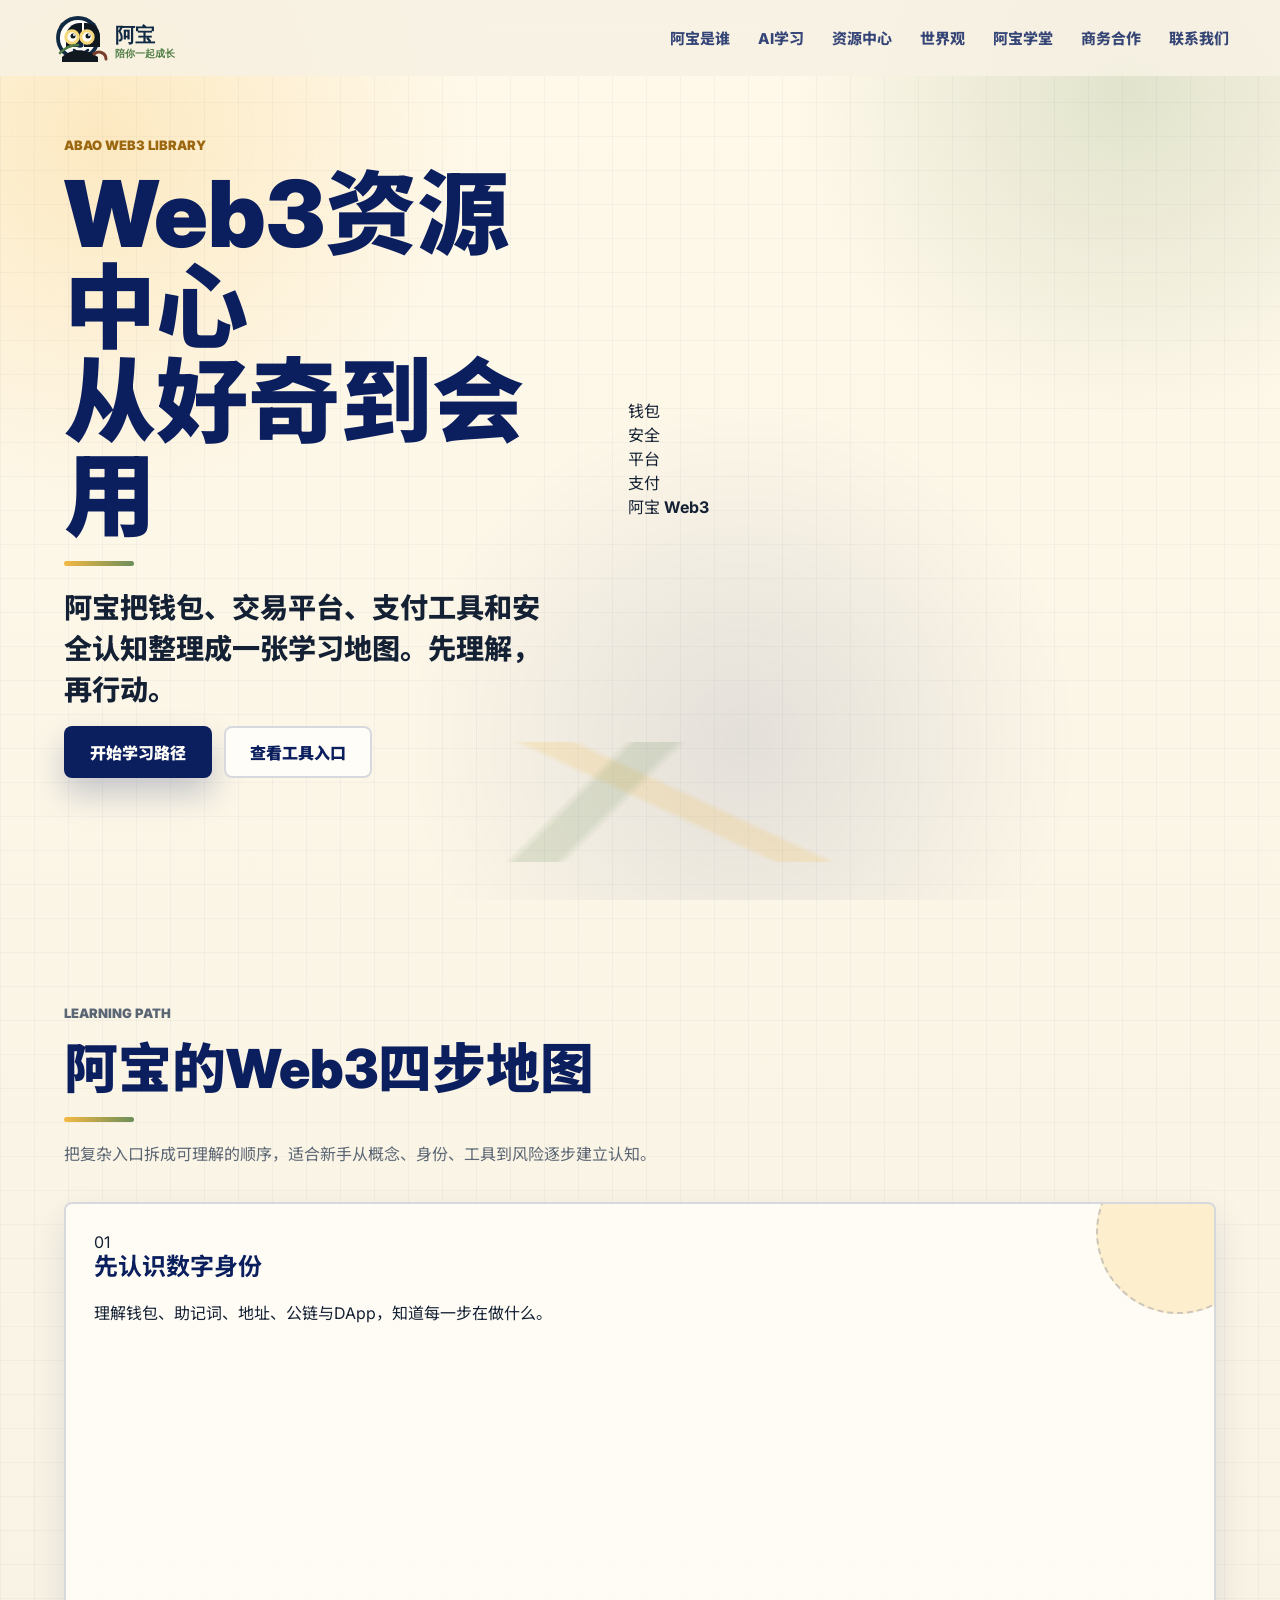
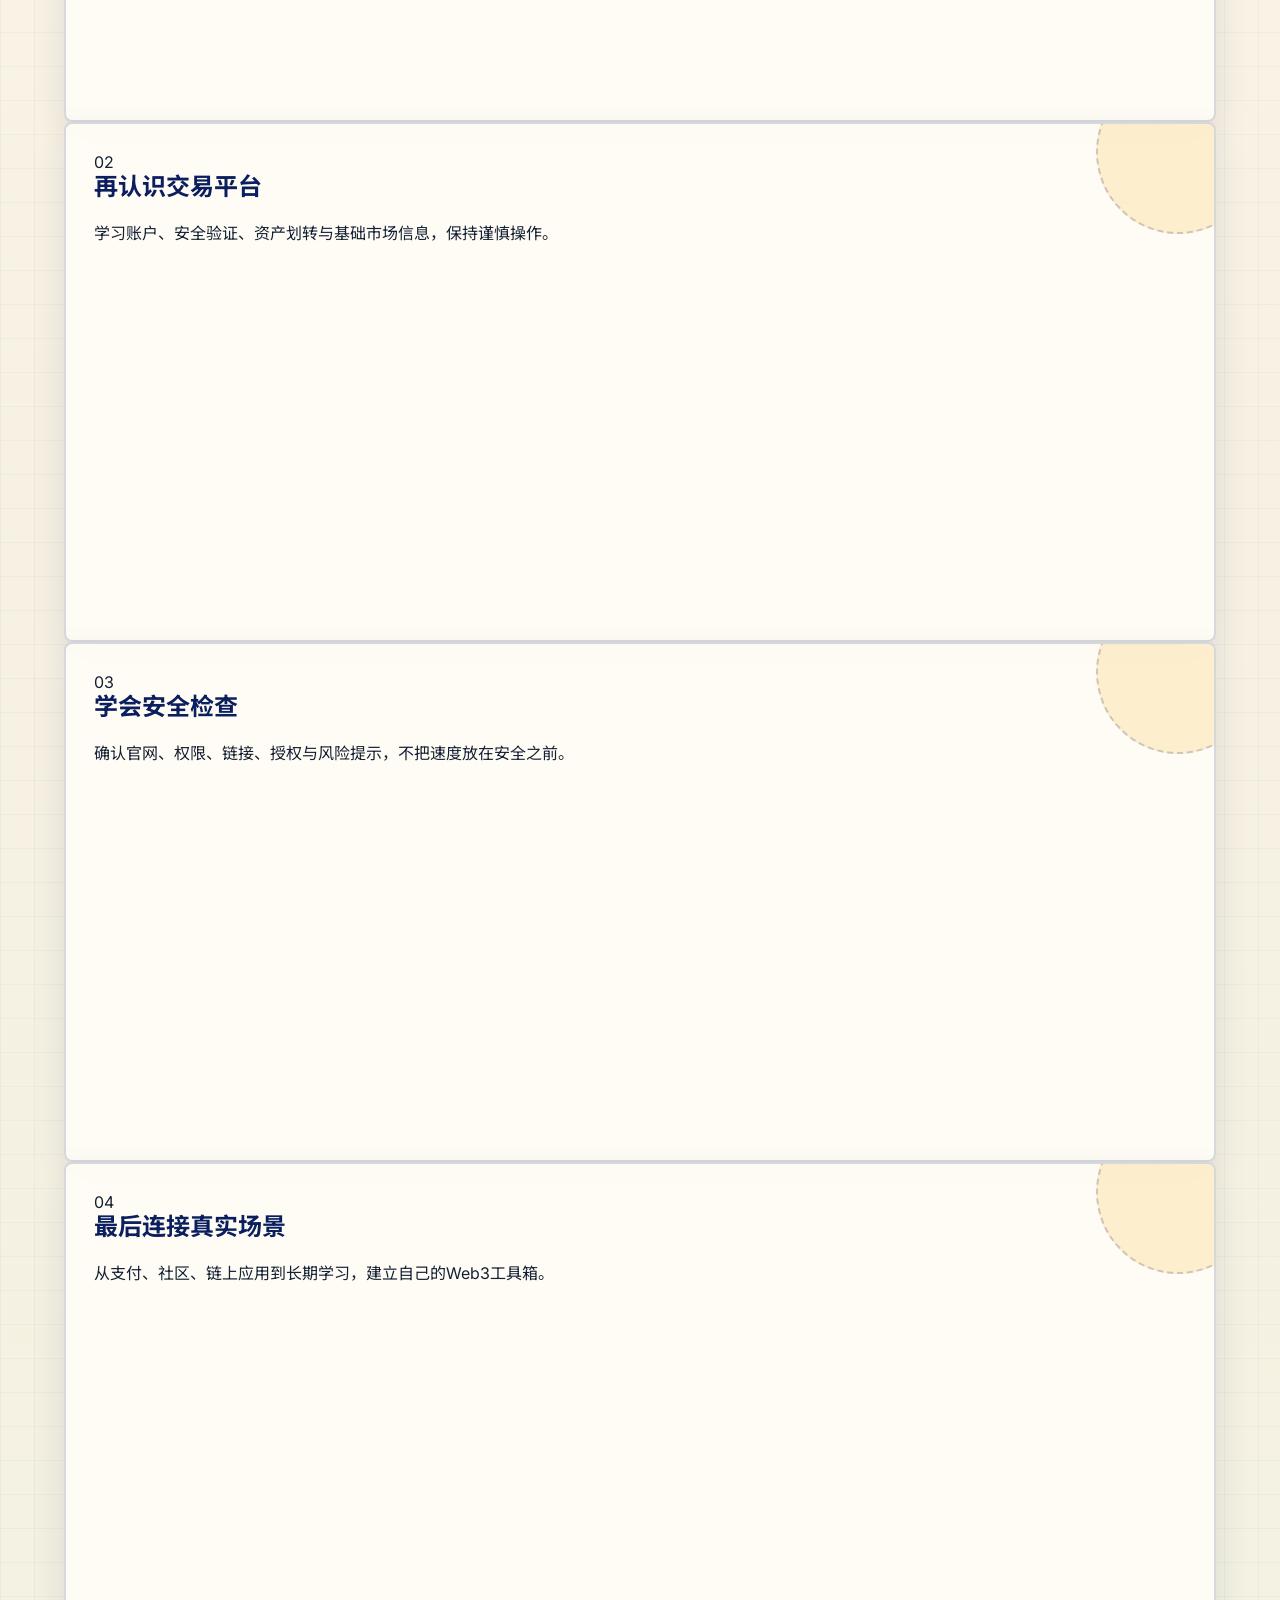
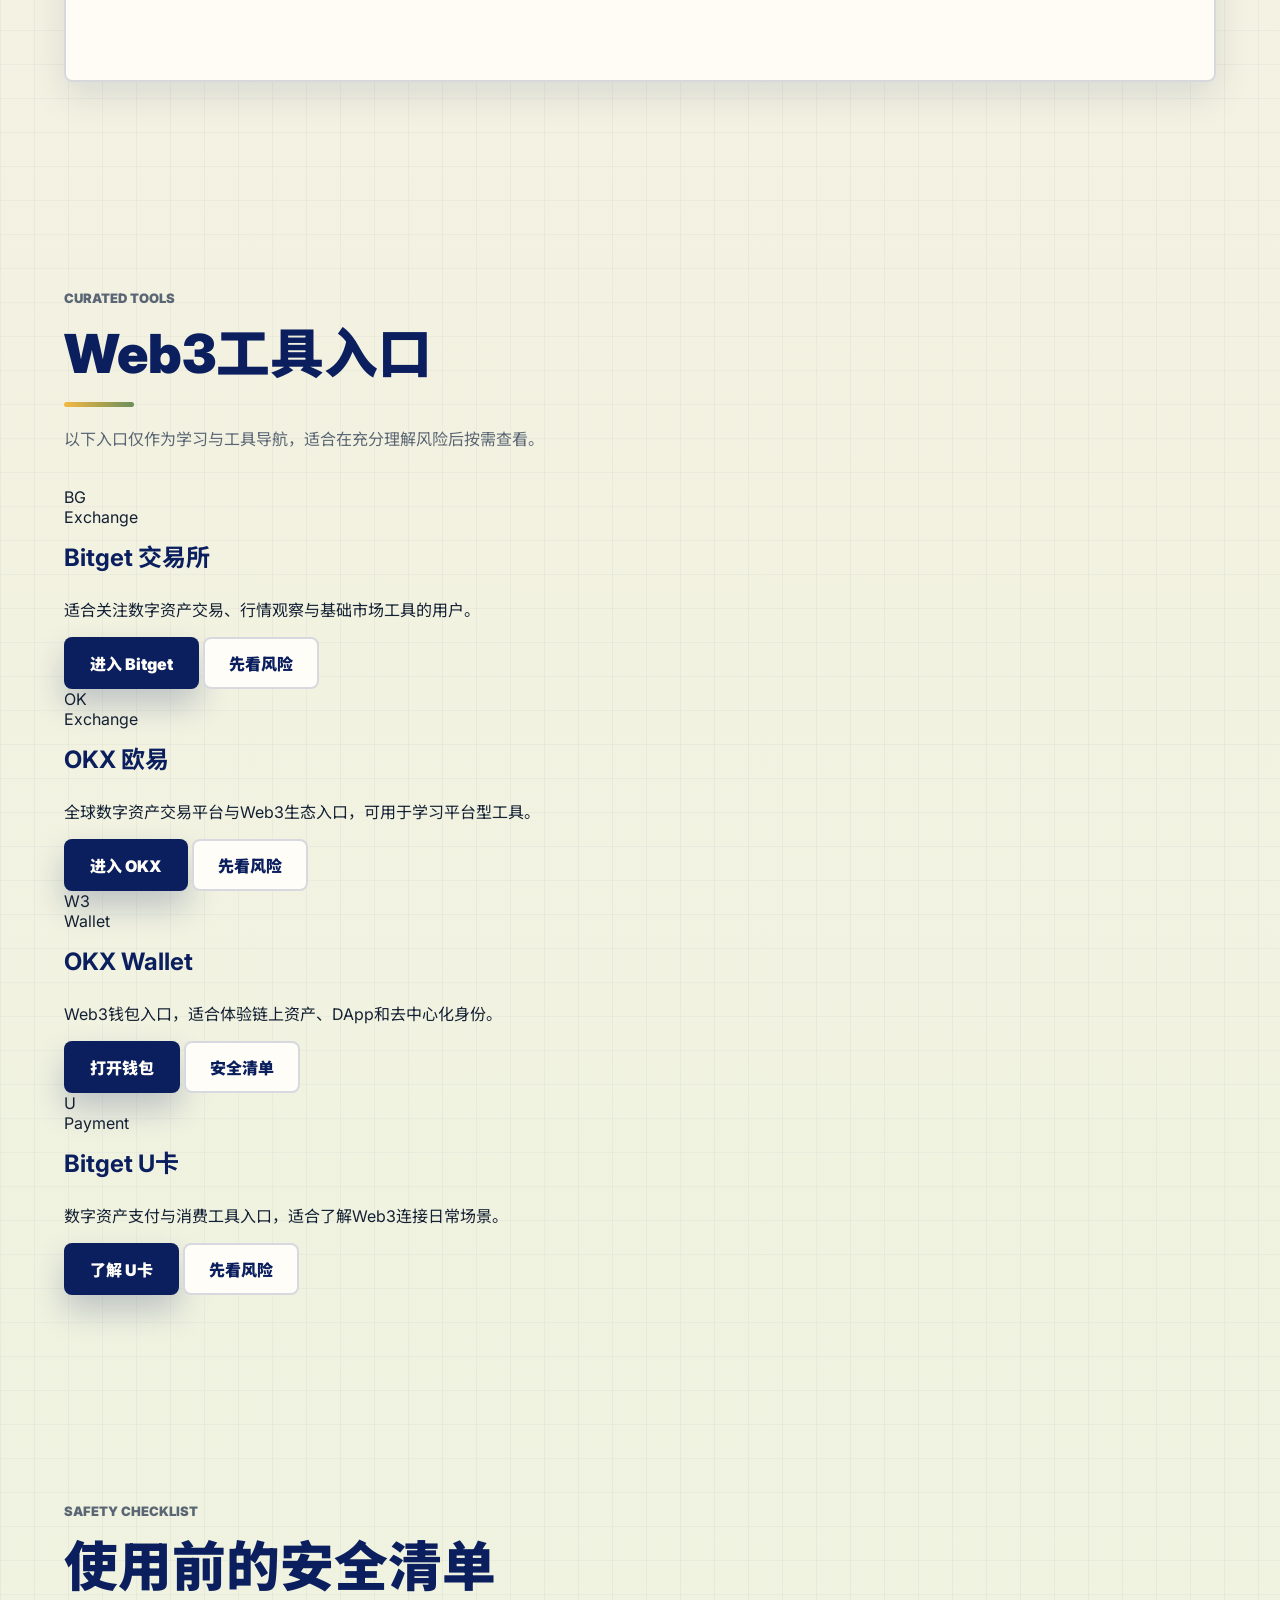
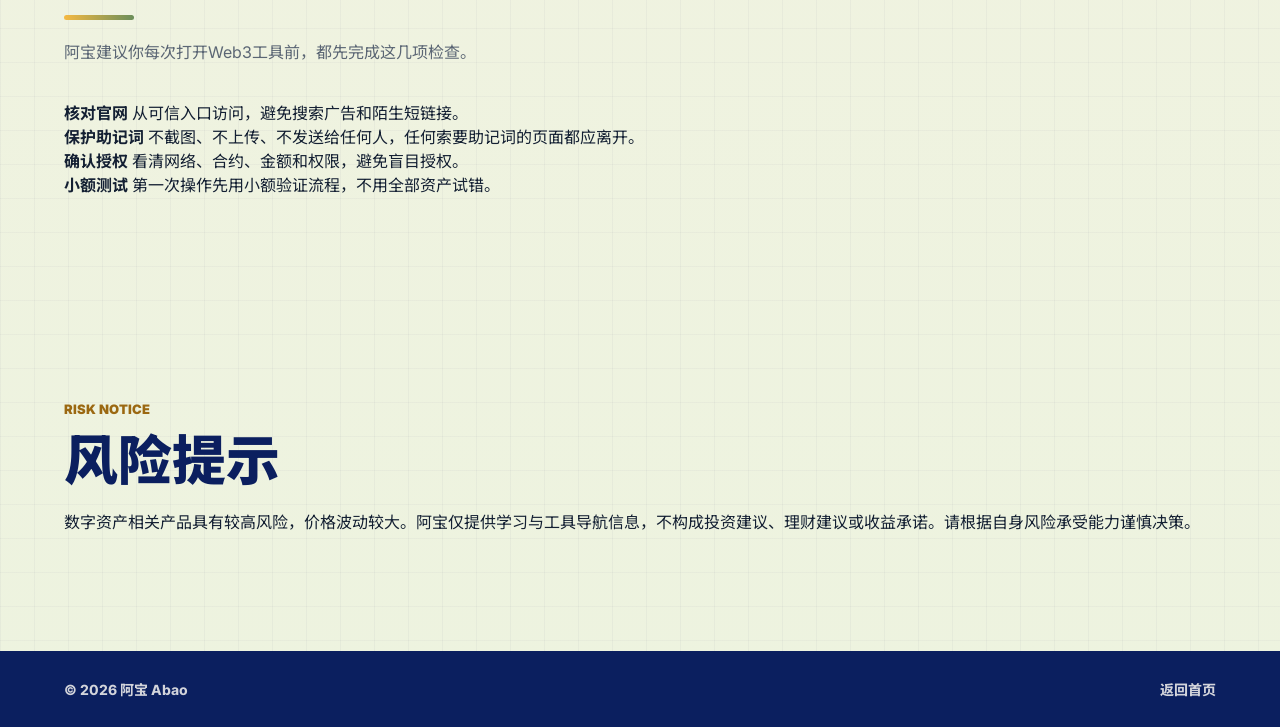
<file: resources.html>
<!doctype html>
<html lang="zh-CN">
  <head>
    <meta charset="utf-8" />
    <meta name="viewport" content="width=device-width, initial-scale=1" />
    <title>资源中心｜阿宝</title>
    <meta
      name="description"
      content="阿宝资源中心提供Web3工具导航与学习入口，帮助用户了解数字资产平台、钱包与支付工具。"
    />
    <meta name="theme-color" content="#102A43" />
    <meta property="og:title" content="资源中心｜阿宝" />
    <meta
      property="og:description"
      content="阿宝资源中心提供Web3工具导航与学习入口，帮助用户了解数字资产平台、钱包与支付工具。"
    />
    <meta property="og:type" content="website" />
    <meta property="og:image" content="assets/avatar-circle.svg" />
    <link rel="icon" type="image/svg+xml" href="assets/favicon.svg" />
    <link rel="apple-touch-icon" href="assets/app-icon.svg" />
    <link rel="preconnect" href="https://fonts.googleapis.com" />
    <link rel="preconnect" href="https://fonts.gstatic.com" crossorigin />
    <link
      href="https://fonts.googleapis.com/css2?family=Inter:wght@400;500;600;700;800&family=Noto+Sans+SC:wght@400;500;700;900&display=swap"
      rel="stylesheet"
    />
    <link rel="stylesheet" href="style.css" />
  </head>
  <body>
    <header class="site-header" data-header>
      <a class="brand" href="index.html" aria-label="返回阿宝首页">
        <img class="brand-logo" src="assets/logo-nav.svg" alt="阿宝 Abao" width="184" height="48" />
      </a>

      <button class="menu-toggle" type="button" aria-label="打开菜单" aria-expanded="false" data-menu-toggle>
        <span></span>
        <span></span>
      </button>

      <nav class="site-nav" aria-label="主导航" data-nav>
        <a href="index.html#who">阿宝是谁</a>
        <a href="ai.html">AI学习</a>
        <a href="resources.html" aria-current="page">资源中心</a>
        <a href="index.html#world">世界观</a>
        <a href="index.html#academy">阿宝学堂</a>
        <a href="index.html#business">商务合作</a>
        <a href="index.html#contact">联系我们</a>
      </nav>
    </header>

    <main id="top">
      <section class="hero section resource-hero web3-hero">
        <div class="hero-copy reveal">
          <p class="eyebrow">Abao Web3 Library</p>
          <h1>Web3资源中心<br />从好奇到会用</h1>
          <p class="hero-subtitle">阿宝把钱包、交易平台、支付工具和安全认知整理成一张学习地图。先理解，再行动。</p>
          <div class="hero-actions">
            <a class="button button-primary" href="#web3-path">开始学习路径</a>
            <a class="button button-secondary" href="#web3-tools">查看工具入口</a>
          </div>
        </div>

        <div class="web3-map reveal" aria-label="Web3资源中心视觉地图">
          <div class="map-orbit"></div>
          <div class="map-node node-wallet">钱包</div>
          <div class="map-node node-safety">安全</div>
          <div class="map-node node-exchange">平台</div>
          <div class="map-node node-card">支付</div>
          <div class="map-core">
            <span>阿宝</span>
            <strong>Web3</strong>
          </div>
        </div>
      </section>

      <section class="section intro" id="web3-path">
        <div class="section-heading reveal">
          <p class="eyebrow">Learning Path</p>
          <h2>阿宝的Web3四步地图</h2>
          <p>把复杂入口拆成可理解的顺序，适合新手从概念、身份、工具到风险逐步建立认知。</p>
        </div>
        <div class="web3-path-grid">
          <article class="path-card reveal">
            <span>01</span>
            <h3>先认识数字身份</h3>
            <p>理解钱包、助记词、地址、公链与DApp，知道每一步在做什么。</p>
          </article>
          <article class="path-card reveal">
            <span>02</span>
            <h3>再认识交易平台</h3>
            <p>学习账户、安全验证、资产划转与基础市场信息，保持谨慎操作。</p>
          </article>
          <article class="path-card reveal">
            <span>03</span>
            <h3>学会安全检查</h3>
            <p>确认官网、权限、链接、授权与风险提示，不把速度放在安全之前。</p>
          </article>
          <article class="path-card reveal">
            <span>04</span>
            <h3>最后连接真实场景</h3>
            <p>从支付、社区、链上应用到长期学习，建立自己的Web3工具箱。</p>
          </article>
        </div>
      </section>

      <section class="section intro" id="web3-tools">
        <div class="section-heading reveal">
          <p class="eyebrow">Curated Tools</p>
          <h2>Web3工具入口</h2>
          <p>以下入口仅作为学习与工具导航，适合在充分理解风险后按需查看。</p>
        </div>
        <div class="tool-grid web3-tool-grid">
          <article class="tool-card web3-tool-card reveal">
            <span class="card-icon">BG</span>
            <p class="tool-tag">Exchange</p>
            <h3>Bitget 交易所</h3>
            <p>适合关注数字资产交易、行情观察与基础市场工具的用户。</p>
            <div class="tool-actions">
              <a class="button button-primary" href="#" data-link="bitget" target="_blank" rel="noopener noreferrer">进入 Bitget</a>
              <a class="button button-secondary" href="#risk-notice">先看风险</a>
            </div>
          </article>
          <article class="tool-card web3-tool-card reveal">
            <span class="card-icon">OK</span>
            <p class="tool-tag">Exchange</p>
            <h3>OKX 欧易</h3>
            <p>全球数字资产交易平台与Web3生态入口，可用于学习平台型工具。</p>
            <div class="tool-actions">
              <a class="button button-primary" href="#" data-link="okx" target="_blank" rel="noopener noreferrer">进入 OKX</a>
              <a class="button button-secondary" href="#risk-notice">先看风险</a>
            </div>
          </article>
          <article class="tool-card web3-tool-card reveal">
            <span class="card-icon">W3</span>
            <p class="tool-tag">Wallet</p>
            <h3>OKX Wallet</h3>
            <p>Web3钱包入口，适合体验链上资产、DApp和去中心化身份。</p>
            <div class="tool-actions">
              <a class="button button-primary" href="#" data-link="okxWallet" target="_blank" rel="noopener noreferrer">打开钱包</a>
              <a class="button button-secondary" href="#safety-check">安全清单</a>
            </div>
          </article>
          <article class="tool-card web3-tool-card reveal">
            <span class="card-icon">U</span>
            <p class="tool-tag">Payment</p>
            <h3>Bitget U卡</h3>
            <p>数字资产支付与消费工具入口，适合了解Web3连接日常场景。</p>
            <div class="tool-actions">
              <a class="button button-primary" href="#" data-link="bitgetCard" target="_blank" rel="noopener noreferrer">了解 U卡</a>
              <a class="button button-secondary" href="#risk-notice">先看风险</a>
            </div>
          </article>
        </div>
      </section>

      <section class="section safety-section" id="safety-check">
        <div class="section-heading reveal">
          <p class="eyebrow">Safety Checklist</p>
          <h2>使用前的安全清单</h2>
          <p>阿宝建议你每次打开Web3工具前，都先完成这几项检查。</p>
        </div>
        <div class="safety-grid">
          <article class="safety-card reveal">
            <strong>核对官网</strong>
            <span>从可信入口访问，避免搜索广告和陌生短链接。</span>
          </article>
          <article class="safety-card reveal">
            <strong>保护助记词</strong>
            <span>不截图、不上传、不发送给任何人，任何索要助记词的页面都应离开。</span>
          </article>
          <article class="safety-card reveal">
            <strong>确认授权</strong>
            <span>看清网络、合约、金额和权限，避免盲目授权。</span>
          </article>
          <article class="safety-card reveal">
            <strong>小额测试</strong>
            <span>第一次操作先用小额验证流程，不用全部资产试错。</span>
          </article>
        </div>
      </section>

      <section class="section risk-section" id="risk-notice">
        <div class="risk-panel reveal">
          <p class="eyebrow">Risk Notice</p>
          <h2>风险提示</h2>
          <p>
            数字资产相关产品具有较高风险，价格波动较大。阿宝仅提供学习与工具导航信息，不构成投资建议、理财建议或收益承诺。请根据自身风险承受能力谨慎决策。
          </p>
        </div>
      </section>
    </main>

    <footer class="site-footer">
      <span>© 2026 阿宝 Abao</span>
      <span><a href="index.html">返回首页</a></span>
    </footer>

    <script src="links.js"></script>
    <script src="script.js"></script>
  </body>
</html>
</file>
<file: style.css>
:root {
  --blue: #0b1f5f;
  --blue-2: #143a86;
  --gold: #f5b942;
  --paper: #f7f1e3;
  --bamboo: #6b8e5a;
  --ink: #142033;
  --muted: #5b6674;
  --white: #fffdf7;
  --line: rgba(11, 31, 95, 0.16);
  --card: rgba(255, 253, 247, 0.9);
  --shadow: 0 24px 70px rgba(11, 31, 95, 0.16);
  --soft-shadow: 0 14px 36px rgba(11, 31, 95, 0.11);
  --radius: 8px;
}

* {
  box-sizing: border-box;
}

html {
  scroll-behavior: smooth;
}

body {
  margin: 0;
  color: var(--ink);
  background:
    linear-gradient(90deg, rgba(11, 31, 95, 0.035) 1px, transparent 1px) 0 0 / 34px 34px,
    linear-gradient(rgba(11, 31, 95, 0.03) 1px, transparent 1px) 0 0 / 34px 34px,
    linear-gradient(180deg, #fff9ea 0%, var(--paper) 38%, #edf3df 100%);
  font-family: "Inter", "Noto Sans SC", "Microsoft YaHei", sans-serif;
  letter-spacing: 0;
}

body::before {
  position: fixed;
  inset: 0;
  z-index: -1;
  pointer-events: none;
  background:
    radial-gradient(circle at 8% 15%, rgba(245, 185, 66, 0.24), transparent 26%),
    radial-gradient(circle at 88% 10%, rgba(107, 142, 90, 0.2), transparent 24%),
    radial-gradient(circle at 58% 82%, rgba(11, 31, 95, 0.1), transparent 32%);
  content: "";
}

a {
  color: inherit;
  text-decoration: none;
}

img,
svg {
  display: block;
  max-width: 100%;
}

.site-header {
  position: fixed;
  top: 0;
  left: 0;
  z-index: 30;
  display: flex;
  align-items: center;
  justify-content: space-between;
  width: 100%;
  height: 76px;
  padding: 0 clamp(18px, 4vw, 64px);
  background: rgba(247, 241, 227, 0.86);
  border-bottom: 1px solid transparent;
  backdrop-filter: blur(18px);
  transition: border-color 180ms ease, box-shadow 180ms ease, background 180ms ease;
}

.site-header.is-scrolled {
  background: rgba(247, 241, 227, 0.96);
  border-color: var(--line);
  box-shadow: 0 10px 30px rgba(11, 31, 95, 0.1);
}

.brand,
.site-nav,
.hero-copy,
.hero-scene {
  position: relative;
  z-index: 2;
}

.brand-logo {
  width: 184px;
  height: 48px;
}

.site-nav {
  display: flex;
  align-items: center;
  gap: clamp(14px, 2.2vw, 28px);
  color: rgba(11, 31, 95, 0.82);
  font-size: 15px;
  font-weight: 800;
}

.site-nav a {
  position: relative;
  padding: 10px 0;
}

.site-nav a::after {
  position: absolute;
  left: 0;
  bottom: 3px;
  width: 100%;
  height: 3px;
  background: var(--gold);
  content: "";
  transform: scaleX(0);
  transform-origin: right;
  transition: transform 180ms ease;
}

.site-nav a:hover::after,
.site-nav a:focus-visible::after {
  transform: scaleX(1);
  transform-origin: left;
}

.menu-toggle {
  display: none;
  width: 44px;
  height: 44px;
  padding: 0;
  background: var(--white);
  border: 1px solid var(--line);
  border-radius: var(--radius);
}

.menu-toggle span {
  display: block;
  width: 20px;
  height: 2px;
  margin: 5px auto;
  background: var(--blue);
  transition: transform 180ms ease;
}

.section {
  width: min(100%, 1440px);
  margin: 0 auto;
  padding: clamp(76px, 8vw, 124px) clamp(18px, 5vw, 72px);
}

.hero {
  position: relative;
  display: grid;
  grid-template-columns: minmax(0, 0.92fr) minmax(480px, 1.08fr);
  align-items: center;
  gap: clamp(28px, 5vw, 72px);
  min-height: 100vh;
  padding-top: 118px;
  overflow: hidden;
}

.hero::after {
  position: absolute;
  right: clamp(18px, 5vw, 72px);
  bottom: 38px;
  left: clamp(18px, 5vw, 72px);
  height: 120px;
  background:
    linear-gradient(135deg, transparent 0 44%, rgba(107, 142, 90, 0.18) 45% 48%, transparent 49%),
    linear-gradient(25deg, transparent 0 50%, rgba(245, 185, 66, 0.18) 51% 54%, transparent 55%);
  border-radius: 0 0 42px 42px;
  content: "";
}

.eyebrow {
  margin: 0 0 14px;
  color: #9b6811;
  font-size: 13px;
  font-weight: 900;
  letter-spacing: 0;
  text-transform: uppercase;
}

h1,
h2,
h3,
p,
dl {
  margin-top: 0;
}

h1 {
  max-width: 620px;
  margin-bottom: 22px;
  color: var(--blue);
  font-size: clamp(52px, 7.2vw, 104px);
  line-height: 1.02;
  font-weight: 900;
  letter-spacing: 0;
}

h2 {
  margin-bottom: 18px;
  color: var(--blue);
  font-size: clamp(34px, 4.2vw, 58px);
  line-height: 1.12;
  font-weight: 900;
}

h3 {
  color: var(--blue);
  font-size: 24px;
  line-height: 1.25;
}

.hero-subtitle {
  max-width: 620px;
  margin-bottom: 16px;
  color: var(--ink);
  font-size: clamp(22px, 2.2vw, 34px);
  line-height: 1.45;
  font-weight: 800;
}

.hero-promise,
.section-heading p,
.identity-card p,
.daily-card p,
.business-copy p,
.shelf-card p,
.contact small,
.path-card dd,
.map-place small {
  color: var(--muted);
  line-height: 1.75;
}

.hero-promise {
  max-width: 560px;
  margin-bottom: 32px;
  font-size: 18px;
  font-weight: 700;
}

.hero-actions {
  display: flex;
  flex-wrap: wrap;
  gap: 12px;
}

.button {
  display: inline-flex;
  align-items: center;
  justify-content: center;
  min-height: 52px;
  padding: 0 24px;
  border: 2px solid transparent;
  border-radius: var(--radius);
  font-size: 16px;
  font-weight: 900;
  transition: transform 180ms ease, box-shadow 180ms ease, background 180ms ease;
}

.button:hover,
.button:focus-visible {
  transform: translateY(-2px);
}

.button-primary {
  color: var(--white);
  background: var(--blue);
  box-shadow: 0 16px 32px rgba(11, 31, 95, 0.22);
}

.button-secondary {
  color: var(--blue);
  background: var(--white);
  border-color: var(--line);
}

.button-gold {
  color: var(--blue);
  background: var(--gold);
  box-shadow: 0 16px 32px rgba(245, 185, 66, 0.28);
}

.hero-scene {
  min-height: 620px;
  padding-top: 40px;
}

.academy-gate {
  position: absolute;
  top: 46px;
  right: 5%;
  left: 8%;
  height: 285px;
  opacity: 0.95;
}

.gate-roof,
.gate-left,
.gate-right,
.gate-title {
  position: absolute;
  display: block;
}

.gate-roof {
  top: 0;
  left: 8%;
  width: 84%;
  height: 76px;
  background: var(--blue);
  clip-path: polygon(4% 72%, 18% 20%, 82% 20%, 96% 72%, 90% 100%, 10% 100%);
  box-shadow: var(--soft-shadow);
}

.gate-left,
.gate-right {
  top: 76px;
  width: 42px;
  height: 210px;
  background: linear-gradient(180deg, #1a3c85, var(--blue));
  border: 5px solid rgba(245, 185, 66, 0.8);
}

.gate-left { left: 18%; }
.gate-right { right: 18%; }

.gate-title {
  top: 95px;
  left: 50%;
  padding: 9px 22px;
  color: var(--blue);
  background: var(--gold);
  border: 3px solid var(--blue);
  border-radius: var(--radius);
  font-size: 21px;
  font-weight: 900;
  transform: translateX(-50%);
}

.abao-scene {
  position: relative;
  z-index: 2;
  width: min(100%, 740px);
  margin: 0 auto;
  animation: float 5.8s ease-in-out infinite;
}

.scene-labels {
  position: absolute;
  right: 0;
  bottom: 42px;
  left: 0;
  display: flex;
  justify-content: center;
  gap: 10px;
  z-index: 3;
}

.scene-labels span {
  padding: 7px 12px;
  color: var(--blue);
  background: rgba(255, 253, 247, 0.9);
  border: 1px solid var(--line);
  border-radius: var(--radius);
  font-size: 13px;
  font-weight: 900;
  box-shadow: var(--soft-shadow);
}

.section-heading {
  max-width: 760px;
  margin-bottom: 34px;
}

.section-heading h2::after,
.business-copy h2::after,
h1::after {
  display: block;
  width: 70px;
  height: 5px;
  margin-top: 18px;
  background: linear-gradient(90deg, var(--gold), var(--bamboo));
  border-radius: 999px;
  content: "";
}

.identity-layout,
.path-grid,
.resource-shelves,
.contact-panel {
  display: grid;
  gap: 18px;
}

.identity-layout {
  grid-template-columns: 1.1fr 1fr 1fr;
}

.identity-card,
.path-card,
.shelf-card,
.contact-card,
.daily-card {
  background: var(--card);
  border: 2px solid var(--line);
  border-radius: var(--radius);
  box-shadow: var(--soft-shadow);
}

.identity-card {
  min-height: 250px;
  padding: 28px;
}

.seal {
  display: grid;
  place-items: center;
  width: 56px;
  height: 56px;
  margin-bottom: 24px;
  color: var(--blue);
  background: var(--gold);
  border: 3px solid var(--blue);
  border-radius: 50%;
  font-size: 24px;
  font-weight: 900;
}

.path-grid {
  grid-template-columns: repeat(4, minmax(0, 1fr));
}

.path-card {
  position: relative;
  display: flex;
  flex-direction: column;
  min-height: 520px;
  padding: 28px;
  overflow: hidden;
}

.path-card::before {
  position: absolute;
  top: -54px;
  right: -46px;
  width: 160px;
  height: 160px;
  background: rgba(245, 185, 66, 0.22);
  border: 2px dashed rgba(11, 31, 95, 0.2);
  border-radius: 50%;
  content: "";
}

.path-number {
  width: 58px;
  height: 44px;
  margin-bottom: 20px;
  color: var(--white);
  background: var(--blue);
  border-radius: var(--radius);
  display: grid;
  place-items: center;
  font-weight: 900;
}

.path-card h3 {
  margin-bottom: 18px;
}

.path-card dl {
  display: grid;
  gap: 8px;
  margin-bottom: 22px;
}

.path-card dt {
  color: var(--blue);
  font-weight: 900;
}

.path-card dd {
  margin: 0 0 12px;
  font-weight: 650;
}

.path-card a {
  width: fit-content;
  margin-top: auto;
  padding: 10px 14px;
  color: var(--blue);
  background: rgba(245, 185, 66, 0.25);
  border: 1px solid rgba(245, 185, 66, 0.8);
  border-radius: var(--radius);
  font-weight: 900;
}

.daily-board {
  display: grid;
  grid-template-columns: 0.85fr 1fr 1.25fr 1.25fr;
  gap: 16px;
  align-items: stretch;
  padding: 24px;
  background: var(--blue);
  border: 4px solid var(--gold);
  border-radius: var(--radius);
  box-shadow: var(--shadow);
}

.daily-title h2,
.business-copy h2 {
  color: var(--white);
}

.daily-title .eyebrow,
.business-copy .eyebrow {
  color: var(--gold);
}

.daily-card {
  min-height: 210px;
  padding: 24px;
  background: #fffaf0;
}

.daily-card span,
.shelf-card span,
.contact-card strong {
  display: block;
  margin-bottom: 12px;
  color: var(--blue);
  font-weight: 900;
}

.daily-card strong {
  display: block;
  color: var(--blue);
  font-size: 25px;
  line-height: 1.35;
}

.action-card {
  background: #eef4df;
}

.world-map {
  position: relative;
  min-height: 640px;
  overflow: hidden;
  background:
    linear-gradient(180deg, rgba(255, 253, 247, 0.86), rgba(223, 235, 201, 0.92)),
    radial-gradient(circle at 25% 25%, rgba(107, 142, 90, 0.28), transparent 25%),
    radial-gradient(circle at 78% 34%, rgba(245, 185, 66, 0.26), transparent 23%);
  border: 3px solid var(--line);
  border-radius: var(--radius);
  box-shadow: var(--shadow);
}

.world-map::before {
  position: absolute;
  inset: 28px;
  border: 2px dashed rgba(11, 31, 95, 0.22);
  border-radius: var(--radius);
  content: "";
}

.map-path {
  position: absolute;
  height: 14px;
  background: repeating-linear-gradient(90deg, rgba(245, 185, 66, 0.88) 0 28px, rgba(245, 185, 66, 0.2) 28px 44px);
  border-radius: 999px;
  transform-origin: left center;
}

.path-a {
  top: 48%;
  left: 18%;
  width: 62%;
  transform: rotate(-8deg);
}

.path-b {
  top: 50%;
  left: 23%;
  width: 56%;
  transform: rotate(18deg);
}

.map-place,
.map-center {
  position: absolute;
  z-index: 2;
  display: grid;
  gap: 8px;
  padding: 20px;
  background: rgba(255, 253, 247, 0.94);
  border: 3px solid var(--blue);
  border-radius: var(--radius);
  box-shadow: var(--soft-shadow);
}

.map-place span {
  color: var(--blue);
  font-size: 22px;
  font-weight: 900;
}

.map-place small {
  font-weight: 750;
}

.forest { top: 12%; left: 7%; width: 245px; }
.bamboo-place { top: 10%; right: 8%; width: 250px; }
.academy-place { bottom: 12%; left: 10%; width: 260px; }
.wealth-place { right: 9%; bottom: 10%; width: 250px; }

.map-center {
  top: 50%;
  left: 50%;
  place-items: center;
  width: 190px;
  min-height: 190px;
  padding: 18px;
  background: var(--blue);
  border-color: var(--gold);
  transform: translate(-50%, -50%);
}

.map-center img {
  width: 96px;
  height: 96px;
  border: 4px solid var(--gold);
  border-radius: 50%;
}

.map-center strong {
  color: var(--white);
  font-size: 20px;
}

.resource-shelves {
  grid-template-columns: repeat(3, minmax(0, 1fr));
}

.shelf-card {
  min-height: 210px;
  padding: 30px;
  background:
    linear-gradient(180deg, rgba(255, 253, 247, 0.94), rgba(255, 248, 229, 0.92)),
    linear-gradient(90deg, var(--gold) 0 10px, transparent 10px);
}

.shelf-card span {
  font-size: 24px;
}

.section-cta {
  display: flex;
  justify-content: center;
  margin-top: 28px;
}

.business-stage {
  display: grid;
  grid-template-columns: minmax(0, 1fr) minmax(360px, 0.9fr);
  gap: 28px;
  align-items: center;
  padding: clamp(28px, 5vw, 54px);
  background:
    linear-gradient(135deg, rgba(11, 31, 95, 0.98), rgba(20, 58, 134, 0.92)),
    radial-gradient(circle at 88% 18%, rgba(245, 185, 66, 0.22), transparent 26%);
  border: 4px solid var(--gold);
  border-radius: var(--radius);
  box-shadow: var(--shadow);
}

.business-copy p {
  max-width: 650px;
  color: rgba(255, 253, 247, 0.82);
  font-size: 18px;
  font-weight: 700;
}

.partner-tickets {
  display: grid;
  grid-template-columns: repeat(2, minmax(0, 1fr));
  gap: 12px;
}

.partner-tickets span {
  min-height: 82px;
  display: grid;
  place-items: center;
  color: var(--blue);
  background: var(--gold);
  border: 2px solid rgba(255, 253, 247, 0.6);
  border-radius: var(--radius);
  font-size: 18px;
  font-weight: 900;
}

.contact-panel {
  grid-template-columns: repeat(3, minmax(0, 1fr));
}

.contact-card {
  min-height: 170px;
  padding: 26px;
}

.contact-icon {
  display: grid;
  place-items: center;
  width: 48px;
  height: 48px;
  margin-bottom: 20px;
  color: var(--white);
  background: var(--blue);
  border-radius: var(--radius);
  font-weight: 900;
}

.contact-card small {
  display: block;
  font-weight: 750;
  word-break: break-word;
}

.site-footer {
  display: flex;
  justify-content: space-between;
  gap: 20px;
  padding: 28px clamp(18px, 5vw, 72px);
  color: rgba(255, 253, 247, 0.82);
  background: var(--blue);
  font-size: 14px;
  font-weight: 750;
}

.reveal {
  opacity: 0;
  transform: translateY(26px);
  transition: opacity 700ms ease, transform 700ms ease;
}

.reveal.is-visible {
  opacity: 1;
  transform: translateY(0);
}

@keyframes float {
  0%,
  100% { transform: translateY(0); }
  50% { transform: translateY(-14px); }
}

@media (prefers-reduced-motion: reduce) {
  *,
  *::before,
  *::after {
    scroll-behavior: auto !important;
    animation-duration: 1ms !important;
    animation-iteration-count: 1 !important;
    transition-duration: 1ms !important;
  }
}

@media (max-width: 1180px) {
  .hero {
    grid-template-columns: 1fr;
    min-height: auto;
    text-align: center;
  }

  .hero-copy,
  .hero-subtitle,
  .hero-promise,
  .section-heading {
    margin-right: auto;
    margin-left: auto;
  }

  .hero-actions {
    justify-content: center;
  }

  .hero-scene {
    min-height: 560px;
  }

  .path-grid {
    grid-template-columns: repeat(2, minmax(0, 1fr));
  }

  .daily-board,
  .business-stage {
    grid-template-columns: 1fr;
  }

  .daily-card {
    min-height: auto;
  }
}

@media (max-width: 860px) {
  .site-header {
    height: 68px;
  }

  .menu-toggle {
    display: block;
  }

  .menu-toggle.is-open span:first-child {
    transform: translateY(3.5px) rotate(45deg);
  }

  .menu-toggle.is-open span:last-child {
    transform: translateY(-3.5px) rotate(-45deg);
  }

  .site-nav {
    position: fixed;
    top: 68px;
    left: 14px;
    right: 14px;
    display: grid;
    gap: 0;
    padding: 10px;
    background: rgba(247, 241, 227, 0.98);
    border: 1px solid var(--line);
    border-radius: var(--radius);
    box-shadow: var(--shadow);
    opacity: 0;
    pointer-events: none;
    transform: translateY(-10px);
    transition: opacity 180ms ease, transform 180ms ease;
  }

  .site-nav.is-open {
    opacity: 1;
    pointer-events: auto;
    transform: translateY(0);
  }

  .site-nav a {
    padding: 14px 12px;
    font-size: 16px;
  }

  .site-nav a::after {
    display: none;
  }

  .section {
    padding: 72px 18px;
  }

  .hero {
    padding-top: 100px;
  }

  h1 {
    font-size: 52px;
  }

  .button {
    width: 100%;
    min-height: 56px;
  }

  .hero-scene {
    min-height: 440px;
    padding-top: 18px;
  }

  .academy-gate {
    top: 24px;
    height: 220px;
  }

  .gate-roof {
    height: 58px;
  }

  .gate-left,
  .gate-right {
    top: 58px;
    width: 30px;
    height: 160px;
  }

  .gate-title {
    top: 70px;
    font-size: 16px;
    white-space: nowrap;
  }

  .identity-layout,
  .path-grid,
  .resource-shelves,
  .contact-panel,
  .partner-tickets {
    grid-template-columns: 1fr;
  }

  .path-card {
    min-height: auto;
  }

  .world-map {
    min-height: 760px;
  }

  .map-path {
    display: none;
  }

  .map-place,
  .map-center {
    position: relative;
    top: auto;
    right: auto;
    bottom: auto;
    left: auto;
    width: auto;
    margin: 16px;
    transform: none;
  }

  .map-center {
    order: -1;
  }

  .world-map {
    display: flex;
    flex-direction: column;
    justify-content: center;
    padding: 18px 0;
  }

  .site-footer {
    flex-direction: column;
  }
}

@media (max-width: 420px) {
  .brand-logo {
    width: 154px;
    height: auto;
  }

  h1 {
    font-size: 44px;
  }

  h2 {
    font-size: 32px;
  }

  .hero-subtitle {
    font-size: 21px;
  }

  .scene-labels {
    flex-wrap: wrap;
    bottom: 14px;
  }

  .hero-scene {
    min-height: 360px;
  }

  .identity-card,
  .path-card,
  .daily-card,
  .shelf-card,
  .contact-card {
    padding: 22px;
  }
}
</file>
